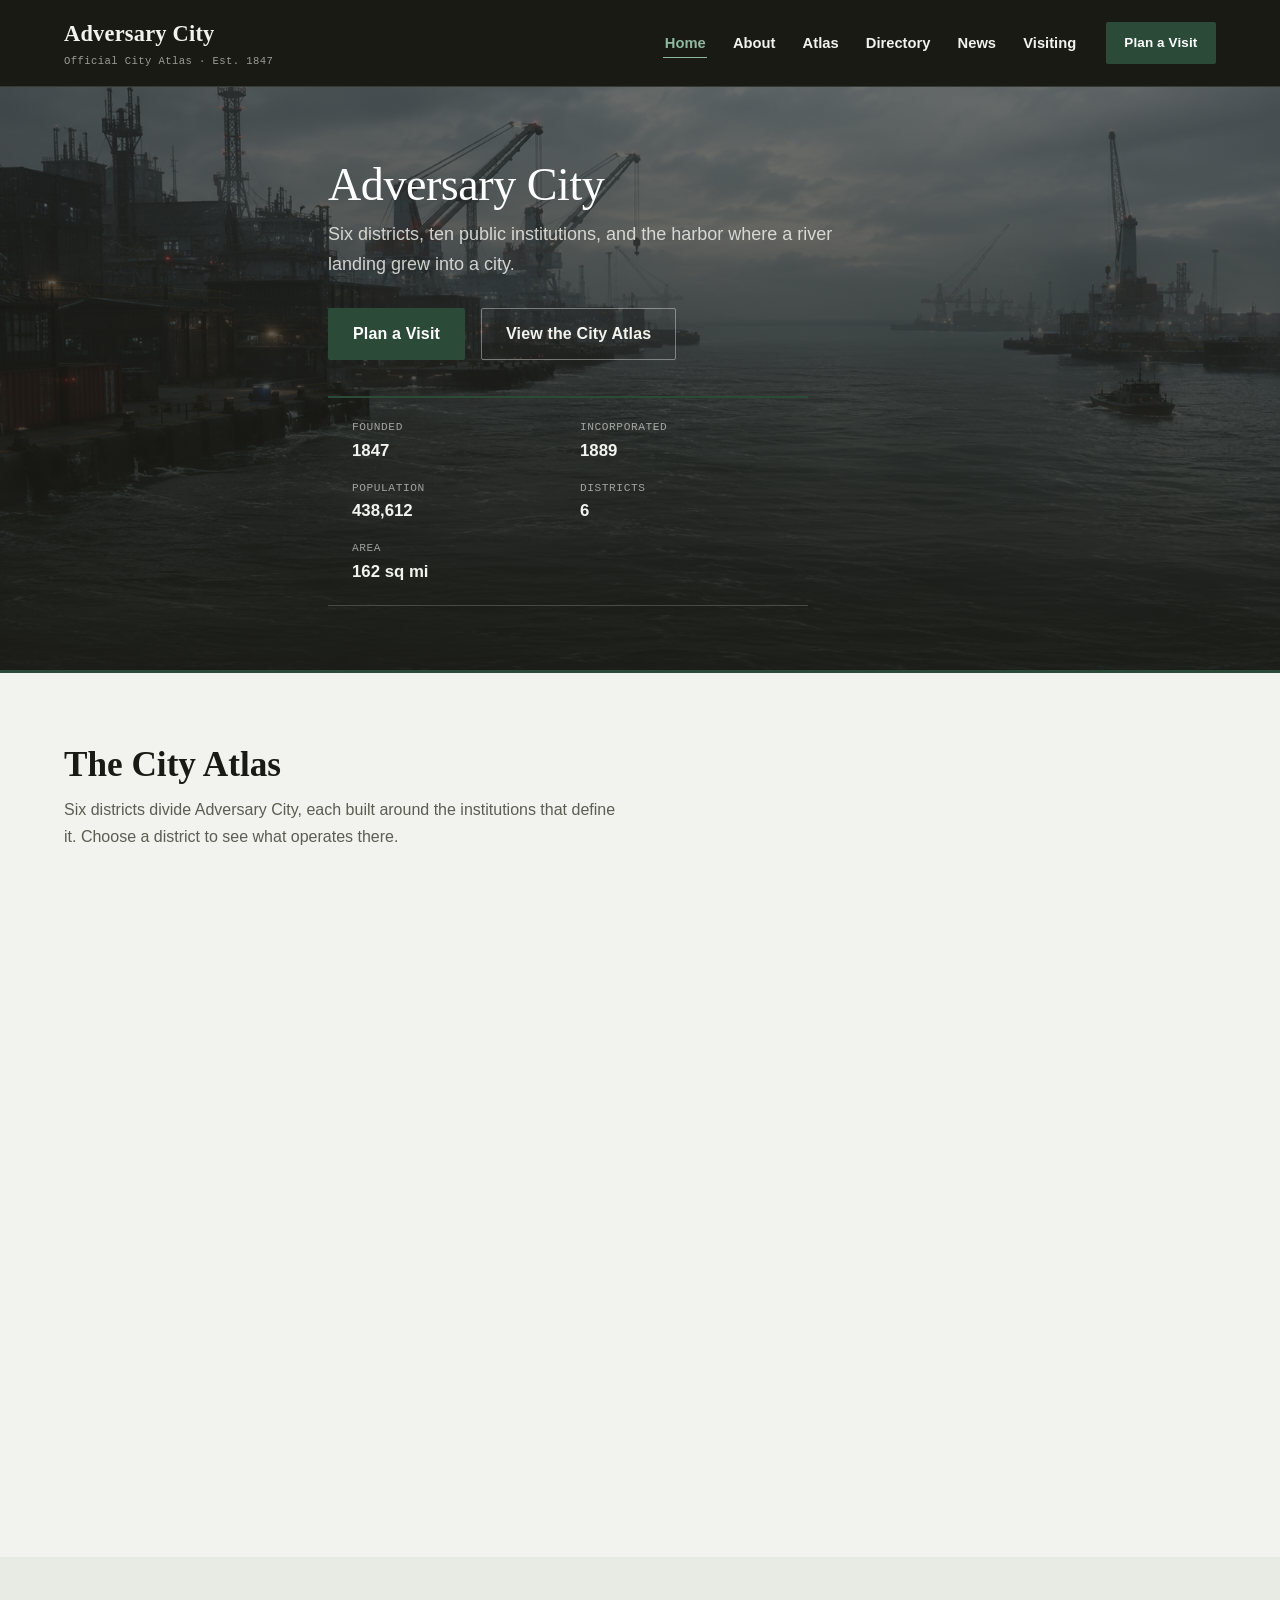
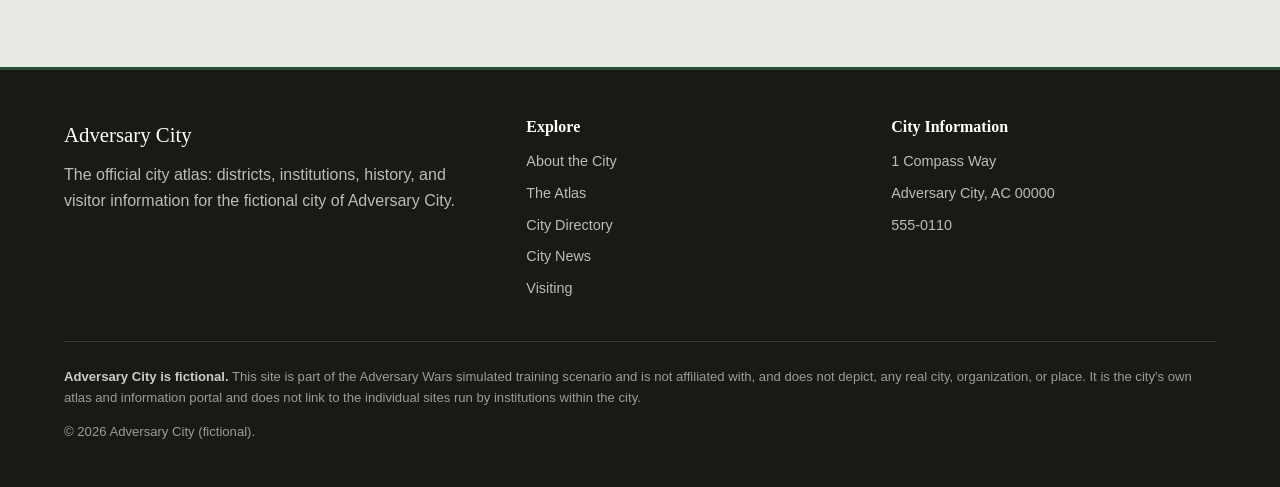
<file: index.html>
<!DOCTYPE html>
<!--
  Adversary Wars simulation project, set in the fictional city of Adversary City.
  Adversary City is a fictional city; this site is its fictional city-wide atlas
  and information portal, not any single fictional building's own site.
  This site was built for a simulated training/CTF scenario and is not intended
  to represent, impersonate, or harm any real city, organization, or place.
  No real resident data, phone numbers, or addresses are used anywhere in this project.
-->
<html lang="en">
<head>
  <meta charset="UTF-8" />
  <meta name="viewport" content="width=device-width, initial-scale=1.0" />
  <title>Adversary City | Official City Atlas</title>
  <meta name="description" content="Adversary City's official city atlas: districts, public institutions, city news, history, and visitor information for the fictional city of Adversary City." />
  <meta name="robots" content="noindex, nofollow" />
  <meta name="disclaimer" content="Adversary City is a fictional city. This site was built for a simulated training/CTF scenario and is not intended
  to represent, impersonate, or harm any real city, organization, or place.
  No real resident data, phone numbers, or addresses are used anywhere in this project." />
  <meta property="og:title" content="Adversary City · Official City Atlas" />
  <meta property="og:description" content="Districts, public institutions, city news, history, and visitor information for the fictional city of Adversary City." />
  <meta property="og:type" content="website" />
  <meta http-equiv="Content-Security-Policy" content="default-src 'self'; img-src 'self' data:; style-src 'self'; script-src 'self'; object-src 'none'; base-uri 'self'; form-action 'self'; frame-ancestors 'none';" />
  <link rel="icon" href="data:image/svg+xml,%3Csvg xmlns='http://www.w3.org/2000/svg' viewBox='0 0 24 24'%3E%3Crect width='24' height='24' rx='3' fill='%232b4a37'/%3E%3Ctext x='12' y='17' text-anchor='middle' font-family='Georgia,serif' font-size='14' font-weight='700' fill='%23f2f3ee'%3EA%3C/text%3E%3C/svg%3E" />
  <link rel="stylesheet" href="css/styles.css" />
</head>
<body>
  <a class="skip-link" href="#main">Skip to content</a>

  <header class="site-header">
    <div class="wrap">
      <a class="brand" href="/" aria-current="page">
        <span class="brand-name">Adversary City</span>
        <span class="brand-sub">Official City Atlas · Est. 1847</span>
      </a>

      <button class="nav-toggle" type="button" aria-expanded="false" aria-controls="primary-nav" id="nav-toggle">
        <span class="nav-toggle-bars"></span>
        <span class="visually-hidden">Menu</span>
      </button>

      <nav class="primary-nav" id="primary-nav" aria-label="Primary">
        <ul class="nav-links">
          <li><a href="/" aria-current="page">Home</a></li>
          <li><a href="about/">About</a></li>
          <li><a href="atlas/">Atlas</a></li>
          <li><a href="directory/">Directory</a></li>
          <li><a href="news/">News</a></li>
          <li><a href="visiting/">Visiting</a></li>
        </ul>
        <a class="btn btn--primary" href="visiting/">Plan a Visit</a>
      </nav>
    </div>
  </header>

  <main id="main">
    <!-- Hero -->
    <section class="hero">
      <img class="hero-photo" src="assets/images/harbor-hero.png" width="1672" height="941" alt="A working harbor at dusk, cranes and shipping berths along the pier with a patrol boat crossing open water." fetchpriority="high" />
      <div class="wrap hero-inner">
        <div>
          <h1>Adversary City</h1>
          <p class="hero-tagline">Six districts, ten public institutions, and the harbor where a river landing grew into a city.</p>
          <div class="hero-actions">
            <a class="btn btn--primary" href="visiting/">Plan a Visit</a>
            <a class="btn btn--ghost-dark" href="#atlas">View the City Atlas</a>
          </div>
          <dl class="gazetteer-facts">
            <div>
              <dt class="fact-label">Founded</dt>
              <dd class="fact-value">1847</dd>
            </div>
            <div>
              <dt class="fact-label">Incorporated</dt>
              <dd class="fact-value">1889</dd>
            </div>
            <div>
              <dt class="fact-label">Population</dt>
              <dd class="fact-value">438,612</dd>
            </div>
            <div>
              <dt class="fact-label">Districts</dt>
              <dd class="fact-value">6</dd>
            </div>
            <div>
              <dt class="fact-label">Area</dt>
              <dd class="fact-value">162 sq mi</dd>
            </div>
          </dl>
        </div>
      </div>
    </section>

    <!-- Signature: The City Atlas -->
    <section class="section" id="atlas">
      <div class="wrap">
        <div class="section-head reveal">
          <div>
            <h2>The City Atlas</h2>
            <p class="section-intro">Six districts divide Adversary City, each built around the institutions that define it. Choose a district to see what operates there.</p>
          </div>
        </div>

        <div class="atlas-layout reveal">
          <div class="atlas-map-frame">
            <svg viewBox="0 0 900 600" role="img" aria-labelledby="atlas-map-title atlas-map-desc">
              <title id="atlas-map-title">Map of Adversary City</title>
              <desc id="atlas-map-desc">An illustrated map showing the city's six districts, its street grid, the Adversary River and harbor, an airport runway, and the location of each of the ten public institutions.</desc>
              <defs>
                <pattern id="street-grid" width="30" height="30" patternUnits="userSpaceOnUse">
                  <path d="M30,0 L0,0 0,30" fill="none" stroke="#6f6a5c" stroke-width="1" opacity="0.5" />
                </pattern>
                <g id="mini-compass">
                  <circle cx="0" cy="0" r="58" fill="none" stroke="currentColor" stroke-width="1.2" opacity="0.6" />
                  <circle cx="0" cy="0" r="44" fill="none" stroke="currentColor" stroke-width="0.6" opacity="0.4" />
                  <line x1="0" y1="-58" x2="0" y2="58" stroke="currentColor" stroke-width="0.6" opacity="0.5" />
                  <line x1="-58" y1="0" x2="58" y2="0" stroke="currentColor" stroke-width="0.6" opacity="0.5" />
                  <polygon points="0,-55 9,0 0,55 -9,0" fill="currentColor" opacity="0.85" />
                  <polygon points="-55,0 0,-9 55,0 0,9" fill="currentColor" opacity="0.5" />
                  <text x="0" y="-64" text-anchor="middle" font-size="12" font-weight="700" fill="currentColor">N</text>
                </g>
                <path id="pin-shape" d="M0,0 C-9,-9 -9,-20 0,-24 C9,-20 9,-9 0,0 Z" fill="currentColor" />
                <circle id="pin-hole" cx="0" cy="-15" r="3.2" fill="#f2f3ee" />
              </defs>

              <rect class="map-water" x="0" y="0" width="900" height="600" />
              <rect class="map-land" x="40" y="40" width="820" height="480" rx="6" />
              <rect class="map-street-pattern" x="40" y="40" width="820" height="480" rx="6" />

              <rect class="map-road" x="40" y="255" width="820" height="50" />
              <rect class="map-road" x="280" y="40" width="50" height="215" />
              <rect class="map-road" x="570" y="40" width="50" height="480" />
              <line class="map-road-line" x1="40" y1="280" x2="280" y2="280" />
              <line class="map-road-line" x1="330" y1="280" x2="570" y2="280" />
              <line class="map-road-line" x1="620" y1="280" x2="860" y2="280" />
              <line class="map-road-line" x1="305" y1="40" x2="305" y2="255" />
              <line class="map-road-line" x1="595" y1="40" x2="595" y2="255" />
              <line class="map-road-line" x1="595" y1="305" x2="595" y2="520" />

              <polygon class="map-river" points="280,305 330,305 330,520 370,580 240,580 280,520" />

              <!-- Founders Row -->
              <rect class="district-region map-active-el" data-district="founders-row" id="map-founders-row" x="40" y="40" width="240" height="215" rx="10" />
              <rect class="map-park" x="55" y="190" width="70" height="40" rx="6" />
              <text class="district-label map-active-el" data-district="founders-row" x="160" y="70" text-anchor="middle">Founders Row</text>
              <use href="#pin-shape" x="100" y="120" class="map-pin map-active-el" data-district="founders-row" />
              <use href="#pin-hole" x="100" y="120" />
              <text class="district-sublabel map-active-el" data-district="founders-row" x="114" y="124">City University</text>
              <text class="map-grid-label" x="270" y="245" text-anchor="end">A-1</text>

              <!-- Civic Center -->
              <rect class="district-region map-active-el" data-district="civic-center" id="map-civic-center" x="330" y="40" width="240" height="215" rx="10" />
              <rect class="map-park" x="490" y="190" width="60" height="35" rx="6" />
              <text class="district-label map-active-el" data-district="civic-center" x="450" y="70" text-anchor="middle">Civic Center</text>
              <use href="#pin-shape" x="400" y="115" class="map-pin map-active-el" data-district="civic-center" />
              <use href="#pin-hole" x="400" y="115" />
              <text class="district-sublabel map-active-el" data-district="civic-center" x="414" y="119">Office of the Mayor</text>
              <use href="#pin-shape" x="400" y="150" class="map-pin map-active-el" data-district="civic-center" />
              <use href="#pin-hole" x="400" y="150" />
              <text class="district-sublabel map-active-el" data-district="civic-center" x="414" y="154">City Police Department</text>
              <text class="map-grid-label" x="560" y="245" text-anchor="end">B-1</text>

              <!-- Skyport District -->
              <rect class="district-region map-active-el" data-district="skyport" id="map-skyport" x="620" y="40" width="240" height="215" rx="10" />
              <rect class="map-runway" x="640" y="175" width="170" height="8" rx="2" />
              <line class="map-runway-line" x1="640" y1="179" x2="810" y2="179" />
              <text class="district-label map-active-el" data-district="skyport" x="740" y="70" text-anchor="middle">Skyport District</text>
              <use href="#pin-shape" x="690" y="140" class="map-pin map-active-el" data-district="skyport" />
              <use href="#pin-hole" x="690" y="140" />
              <text class="district-sublabel map-active-el" data-district="skyport" x="704" y="144">Adversary City Airport</text>
              <text class="map-grid-label" x="850" y="245" text-anchor="end">C-1</text>

              <!-- Harbor District -->
              <rect class="district-region map-active-el" data-district="harbor" id="map-harbor" x="40" y="305" width="240" height="215" rx="10" />
              <rect class="map-pier" x="90" y="500" width="20" height="40" />
              <text class="district-label map-active-el" data-district="harbor" x="160" y="335" text-anchor="middle">Harbor District</text>
              <use href="#pin-shape" x="140" y="400" class="map-pin map-active-el" data-district="harbor" />
              <use href="#pin-hole" x="140" y="400" />
              <text class="district-sublabel map-active-el" data-district="harbor" x="154" y="404">City Hospital</text>
              <text class="map-grid-label" x="270" y="510" text-anchor="end">A-2</text>

              <!-- Riverside -->
              <rect class="district-region map-active-el" data-district="riverside" id="map-riverside" x="330" y="305" width="240" height="215" rx="10" />
              <text class="district-label map-active-el" data-district="riverside" x="450" y="335" text-anchor="middle">Riverside</text>
              <use href="#pin-shape" x="395" y="380" class="map-pin map-active-el" data-district="riverside" />
              <use href="#pin-hole" x="395" y="380" />
              <text class="district-sublabel map-active-el" data-district="riverside" x="409" y="384">City Firestation</text>
              <use href="#pin-shape" x="395" y="415" class="map-pin map-active-el" data-district="riverside" />
              <use href="#pin-hole" x="395" y="415" />
              <text class="district-sublabel map-active-el" data-district="riverside" x="409" y="419">City Bus Station</text>
              <use href="#pin-shape" x="395" y="450" class="map-pin map-active-el" data-district="riverside" />
              <use href="#pin-hole" x="395" y="450" />
              <text class="district-sublabel map-active-el" data-district="riverside" x="409" y="454">City Power Station</text>
              <text class="map-grid-label" x="560" y="510" text-anchor="end">B-2</text>

              <!-- Ledger District -->
              <rect class="district-region map-active-el" data-district="ledger" id="map-ledger" x="620" y="305" width="240" height="215" rx="10" />
              <text class="district-label map-active-el" data-district="ledger" x="740" y="335" text-anchor="middle">Ledger District</text>
              <use href="#pin-shape" x="690" y="390" class="map-pin map-active-el" data-district="ledger" />
              <use href="#pin-hole" x="690" y="390" />
              <text class="district-sublabel map-active-el" data-district="ledger" x="704" y="394">City Bank</text>
              <use href="#pin-shape" x="690" y="425" class="map-pin map-active-el" data-district="ledger" />
              <use href="#pin-hole" x="690" y="425" />
              <text class="district-sublabel map-active-el" data-district="ledger" x="704" y="429">City Shopping Center</text>
              <text class="map-grid-label" x="850" y="510" text-anchor="end">C-2</text>

              <text class="map-grid-label" x="160" y="25" text-anchor="middle">A</text>
              <text class="map-grid-label" x="450" y="25" text-anchor="middle">B</text>
              <text class="map-grid-label" x="740" y="25" text-anchor="middle">C</text>
              <text class="map-grid-label" x="20" y="152" text-anchor="middle">1</text>
              <text class="map-grid-label" x="20" y="417" text-anchor="middle">2</text>

              <text class="map-water-label" x="470" y="568" text-anchor="middle">Adversary Harbor</text>
              <use href="#mini-compass" transform="translate(800,568) scale(0.42)" class="map-compass" />

              <rect class="map-frame-border" x="10" y="10" width="880" height="580" rx="4" />
            </svg>
          </div>

          <div>
            <ul class="district-picker">
              <li><button type="button" class="district-btn" data-district="founders-row" aria-pressed="false">Founders Row</button></li>
              <li><button type="button" class="district-btn" data-district="civic-center" aria-pressed="true">Civic Center</button></li>
              <li><button type="button" class="district-btn" data-district="skyport" aria-pressed="false">Skyport</button></li>
              <li><button type="button" class="district-btn" data-district="harbor" aria-pressed="false">Harbor</button></li>
              <li><button type="button" class="district-btn" data-district="riverside" aria-pressed="false">Riverside</button></li>
              <li><button type="button" class="district-btn" data-district="ledger" aria-pressed="false">Ledger</button></li>
            </ul>

            <div class="district-panel" data-district-panel="founders-row" id="panel-founders-row" hidden>
              <span class="grid-ref">Grid A-1</span>
              <h3>Founders Row</h3>
              <p>A campus district anchored by City University's 1891 quadrangle, with student housing and small businesses lining Founders Walk.</p>
              <ul class="district-panel-list">
                <li>City University<span>Founded 1891 on Founders Walk, the city's principal institution of higher education.</span></li>
              </ul>
            </div>

            <div class="district-panel" data-district-panel="civic-center" id="panel-civic-center">
              <span class="grid-ref">Grid B-1</span>
              <h3>Civic Center</h3>
              <p>Government offices cluster around Charter Plaza and Civic Plaza, four blocks from the Adversary River waterfront.</p>
              <ul class="district-panel-list">
                <li>Office of the Mayor<span>Seat of the mayor-council government at 100 Charter Plaza.</span></li>
                <li>City Police Department<span>Department headquarters at 100 Civic Plaza, in service since 1927.</span></li>
              </ul>
            </div>

            <div class="district-panel" data-district-panel="skyport" id="panel-skyport" hidden>
              <span class="grid-ref">Grid C-1</span>
              <h3>Skyport District</h3>
              <p>Built up around the runways of Adversary City Airport along Aerodrome Way, on the northeast edge of the city.</p>
              <ul class="district-panel-list">
                <li>Adversary City Airport (ADV)<span>Regional airport on Aerodrome Way, operating since 1962 with two terminals.</span></li>
              </ul>
            </div>

            <div class="district-panel" data-district-panel="harbor" id="panel-harbor" hidden>
              <span class="grid-ref">Grid A-2</span>
              <h3>Harbor District</h3>
              <p>The city's oldest neighborhood, built where the Adversary River meets the harbor. Meridian Parkway runs its full length.</p>
              <ul class="district-panel-list">
                <li>City Hospital<span>Acute and emergency care campus at 4400 Meridian Parkway, open since 1958.</span></li>
              </ul>
            </div>

            <div class="district-panel" data-district-panel="riverside" id="panel-riverside" hidden>
              <span class="grid-ref">Grid B-2</span>
              <h3>Riverside</h3>
              <p>An industrial and service belt along the Adversary River south of downtown, home to the utilities and transit infrastructure that keep the rest of the city running.</p>
              <ul class="district-panel-list">
                <li>City Firestation, Station 4<span>Engine and ladder company on Ladderline Road, in service since 1971.</span></li>
                <li>City Bus Station<span>Central terminal at Transit Plaza, hub for the Transit Authority's four routes.</span></li>
                <li>City Power Station<span>Municipal electric utility at Riverside Station, serving the city since 1938.</span></li>
              </ul>
            </div>

            <div class="district-panel" data-district-panel="ledger" id="panel-ledger" hidden>
              <span class="grid-ref">Grid C-2</span>
              <h3>Ledger District</h3>
              <p>The city's financial and retail corridor, running from Ledger Street to Commons Boulevard.</p>
              <ul class="district-panel-list">
                <li>City Bank<span>Headquartered at 1200 Ledger Street, chartered in 1948.</span></li>
                <li>City Shopping Center<span>Regional retail center at 2200 Commons Boulevard with dining and a City Bank branch.</span></li>
              </ul>
            </div>
          </div>
        </div>

        <p class="reveal more-link"><a class="section-link" href="atlas/">View the full Atlas</a></p>
      </div>
    </section>

    <!-- What's in the City -->
    <section class="section section--tint" id="directory">
      <div class="wrap">
        <div class="section-head reveal">
          <div>
            <h2>What's in the City</h2>
            <p class="section-intro">Ten public and civic institutions serve Adversary City, spread across its six districts.</p>
          </div>
        </div>

        <ul class="index-list reveal">
          <li class="index-entry">
            <div class="index-entry-row">
              <span class="index-entry-name">Adversary City Airport</span>
              <span class="index-entry-leader"></span>
              <span class="index-entry-ref">C-1</span>
            </div>
            <span class="index-entry-cat">Aviation · Skyport District</span>
          </li>
          <li class="index-entry">
            <div class="index-entry-row">
              <span class="index-entry-name">City Bank</span>
              <span class="index-entry-leader"></span>
              <span class="index-entry-ref">C-2</span>
            </div>
            <span class="index-entry-cat">Finance · Ledger District</span>
          </li>
          <li class="index-entry">
            <div class="index-entry-row">
              <span class="index-entry-name">City Bus Station</span>
              <span class="index-entry-leader"></span>
              <span class="index-entry-ref">B-2</span>
            </div>
            <span class="index-entry-cat">Transit · Riverside</span>
          </li>
          <li class="index-entry">
            <div class="index-entry-row">
              <span class="index-entry-name">City Firestation, Station 4</span>
              <span class="index-entry-leader"></span>
              <span class="index-entry-ref">B-2</span>
            </div>
            <span class="index-entry-cat">Fire &amp; Rescue · Riverside</span>
          </li>
          <li class="index-entry">
            <div class="index-entry-row">
              <span class="index-entry-name">City Hospital</span>
              <span class="index-entry-leader"></span>
              <span class="index-entry-ref">A-2</span>
            </div>
            <span class="index-entry-cat">Health · Harbor District</span>
          </li>
          <li class="index-entry">
            <div class="index-entry-row">
              <span class="index-entry-name">City Police Department</span>
              <span class="index-entry-leader"></span>
              <span class="index-entry-ref">B-1</span>
            </div>
            <span class="index-entry-cat">Public Safety · Civic Center</span>
          </li>
          <li class="index-entry">
            <div class="index-entry-row">
              <span class="index-entry-name">City Power Station</span>
              <span class="index-entry-leader"></span>
              <span class="index-entry-ref">B-2</span>
            </div>
            <span class="index-entry-cat">Utilities · Riverside</span>
          </li>
          <li class="index-entry">
            <div class="index-entry-row">
              <span class="index-entry-name">City Shopping Center</span>
              <span class="index-entry-leader"></span>
              <span class="index-entry-ref">C-2</span>
            </div>
            <span class="index-entry-cat">Retail · Ledger District</span>
          </li>
          <li class="index-entry">
            <div class="index-entry-row">
              <span class="index-entry-name">City University</span>
              <span class="index-entry-leader"></span>
              <span class="index-entry-ref">A-1</span>
            </div>
            <span class="index-entry-cat">Education · Founders Row</span>
          </li>
          <li class="index-entry">
            <div class="index-entry-row">
              <span class="index-entry-name">Office of the Mayor</span>
              <span class="index-entry-leader"></span>
              <span class="index-entry-ref">B-1</span>
            </div>
            <span class="index-entry-cat">Government · Civic Center</span>
          </li>
        </ul>

        <p class="reveal more-link"><a class="section-link" href="directory/">View the full City Directory</a></p>
      </div>
    </section>

    <!-- City News -->
    <section class="section" id="news">
      <div class="wrap">
        <div class="section-head reveal">
          <div>
            <h2>City News</h2>
            <p class="section-intro">A running digest of announcements from institutions across Adversary City.</p>
          </div>
        </div>

        <ol class="dispatch-list reveal">
          <li class="dispatch-item">
            <div class="dispatch-meta">
              <span class="dispatch-date">Jul 27, 2026</span>
              <span class="dispatch-tag">Transit</span>
              <span class="dispatch-org">City Bus Station</span>
            </div>
            <h3>Route 3 running behind schedule during Fairview Avenue paving</h3>
            <p>Buses are running 10 to 15 minutes behind while crews repave Fairview Avenue.</p>
          </li>
          <li class="dispatch-item">
            <div class="dispatch-meta">
              <span class="dispatch-date">Jul 26, 2026</span>
              <span class="dispatch-tag">Utilities</span>
              <span class="dispatch-org">City Power Station</span>
            </div>
            <h3>Cedar Substation maintenance scheduled for August 3</h3>
            <p>Crews take the substation offline from 1 to 5 a.m., affecting about 600 customers.</p>
          </li>
          <li class="dispatch-item">
            <div class="dispatch-meta">
              <span class="dispatch-date">Jul 25, 2026</span>
              <span class="dispatch-tag">Retail</span>
              <span class="dispatch-org">City Shopping Center</span>
            </div>
            <h3>East entrance closed for door repair</h3>
            <p>The entrance closes for repair work and reopens August 2.</p>
          </li>
          <li class="dispatch-item">
            <div class="dispatch-meta">
              <span class="dispatch-date">Jul 24, 2026</span>
              <span class="dispatch-tag">Aviation</span>
              <span class="dispatch-org">Adversary City Airport</span>
            </div>
            <h3>Summer storms delaying scattered departures</h3>
            <p>Storms are pushing back departures across both terminals; travelers should check flight status before heading to the airport.</p>
          </li>
          <li class="dispatch-item">
            <div class="dispatch-meta">
              <span class="dispatch-date">Jul 22, 2026</span>
              <span class="dispatch-tag">Health</span>
              <span class="dispatch-org">City Hospital</span>
            </div>
            <h3>Walk-in flu clinic opens in the East Wing lobby</h3>
            <p>The clinic runs through October and requires no appointment.</p>
          </li>
        </ol>

        <p class="reveal more-link"><a class="section-link" href="news/">View the full News Archive</a></p>
      </div>
    </section>

    <!-- About the City teaser -->
    <section class="section section--tint" id="about">
      <div class="wrap">
        <div class="section-head reveal">
          <div>
            <h2>About the City</h2>
            <p class="section-intro">Adversary City grew from a river-landing trading post into a city of six districts.</p>
          </div>
        </div>

        <div class="two-col reveal">
          <div class="panel">
            <h3>History</h3>
            <p>Settlers established a trading post in 1847 where the Adversary River meets the harbor. The city incorporated in 1889, and City University opened two years later. The century that followed added a police department, a municipal utility, a bank, a hospital, an airport, and a fire station, each still operating in the district where it was built.</p>
          </div>
          <div class="panel">
            <h3>Government</h3>
            <p>Adversary City operates under a mayor-council government. Voters elect the mayor citywide and seven council members, one from each district plus one at-large seat, all serving four-year terms. The Council meets at City Hall on Charter Plaza the second Tuesday of each month, open to the public.</p>
          </div>
        </div>

        <p class="reveal more-link"><a class="section-link" href="about/">Read the full City History</a></p>
      </div>
    </section>

    <!-- Visiting teaser -->
    <section class="section" id="visiting">
      <div class="wrap">
        <div class="section-head reveal">
          <div>
            <h2>Visiting Adversary City</h2>
            <p class="section-intro">Practical notes for getting around and planning a day in the city.</p>
          </div>
        </div>

        <div class="org-grid reveal">
          <div class="org-card">
            <div class="org-card-top">
              <h3>Getting Here</h3>
            </div>
            <p>Adversary City Airport serves the Skyport District, and the central bus terminal in Riverside connects to routes across the region.</p>
          </div>
          <div class="org-card">
            <div class="org-card-top">
              <h3>Getting Around</h3>
            </div>
            <p>Four citywide routes run from the Riverside terminal to every district. Most sights sit within a short walk of a stop.</p>
          </div>
          <div class="org-card">
            <div class="org-card-top">
              <h3>When to Go</h3>
            </div>
            <p>Spring and fall bring the mildest weather. Summer runs warm and occasionally stormy, as reflected in current flight delays.</p>
          </div>
        </div>

        <p class="reveal more-link"><a class="section-link" href="visiting/">Plan Your Visit</a></p>
      </div>
    </section>

    <!-- Contact -->
    <section class="section section--tint" id="contact">
      <div class="wrap">
        <div class="section-head reveal">
          <div>
            <h2>City Information</h2>
            <p class="section-intro">General questions about Adversary City, its districts, or this atlas.</p>
          </div>
        </div>

        <div class="two-col reveal">
          <div class="panel">
            <h3>Visitor &amp; Information Center</h3>
            <ul class="contact-list">
              <li><span class="label">Address</span><span class="value">1 Compass Way, Adversary City, AC 00000</span></li>
              <li><span class="label">General information</span><span class="value">555-0110</span></li>
              <li><span class="label">Hours</span><span class="value">Mon-Fri, 8 a.m.-6 p.m.</span></li>
            </ul>
          </div>
          <div class="panel">
            <h3>Find Your Way</h3>
            <p>Start with <a href="atlas/">the Atlas</a> for districts and locations, the <a href="directory/">Directory</a> for a full list of institutions, or <a href="news/">City News</a> for the latest announcements.</p>
          </div>
        </div>
      </div>
    </section>
  </main>

  <footer class="site-footer">
    <div class="wrap">
      <div class="footer-grid">
        <div>
          <div class="footer-brand-name">Adversary City</div>
          <p>The official city atlas: districts, institutions, history, and visitor information for the fictional city of Adversary City.</p>
        </div>
        <div>
          <h3>Explore</h3>
          <ul>
            <li><a href="about/">About the City</a></li>
            <li><a href="atlas/">The Atlas</a></li>
            <li><a href="directory/">City Directory</a></li>
            <li><a href="news/">City News</a></li>
            <li><a href="visiting/">Visiting</a></li>
          </ul>
        </div>
        <div>
          <h3>City Information</h3>
          <ul>
            <li>1 Compass Way</li>
            <li>Adversary City, AC 00000</li>
            <li>555-0110</li>
          </ul>
        </div>
      </div>

      <div class="disclaimer">
        <p><strong>Adversary City is fictional.</strong> This site is part of the Adversary Wars simulated training scenario and is not affiliated with, and does not depict, any real city, organization, or place. It is the city's own atlas and information portal and does not link to the individual sites run by institutions within the city.</p>
        <p>&copy; <span id="year"></span> Adversary City (fictional).</p>
      </div>
    </div>
  </footer>

  <script src="js/main.js" defer></script>
</body>
</html>
</file>
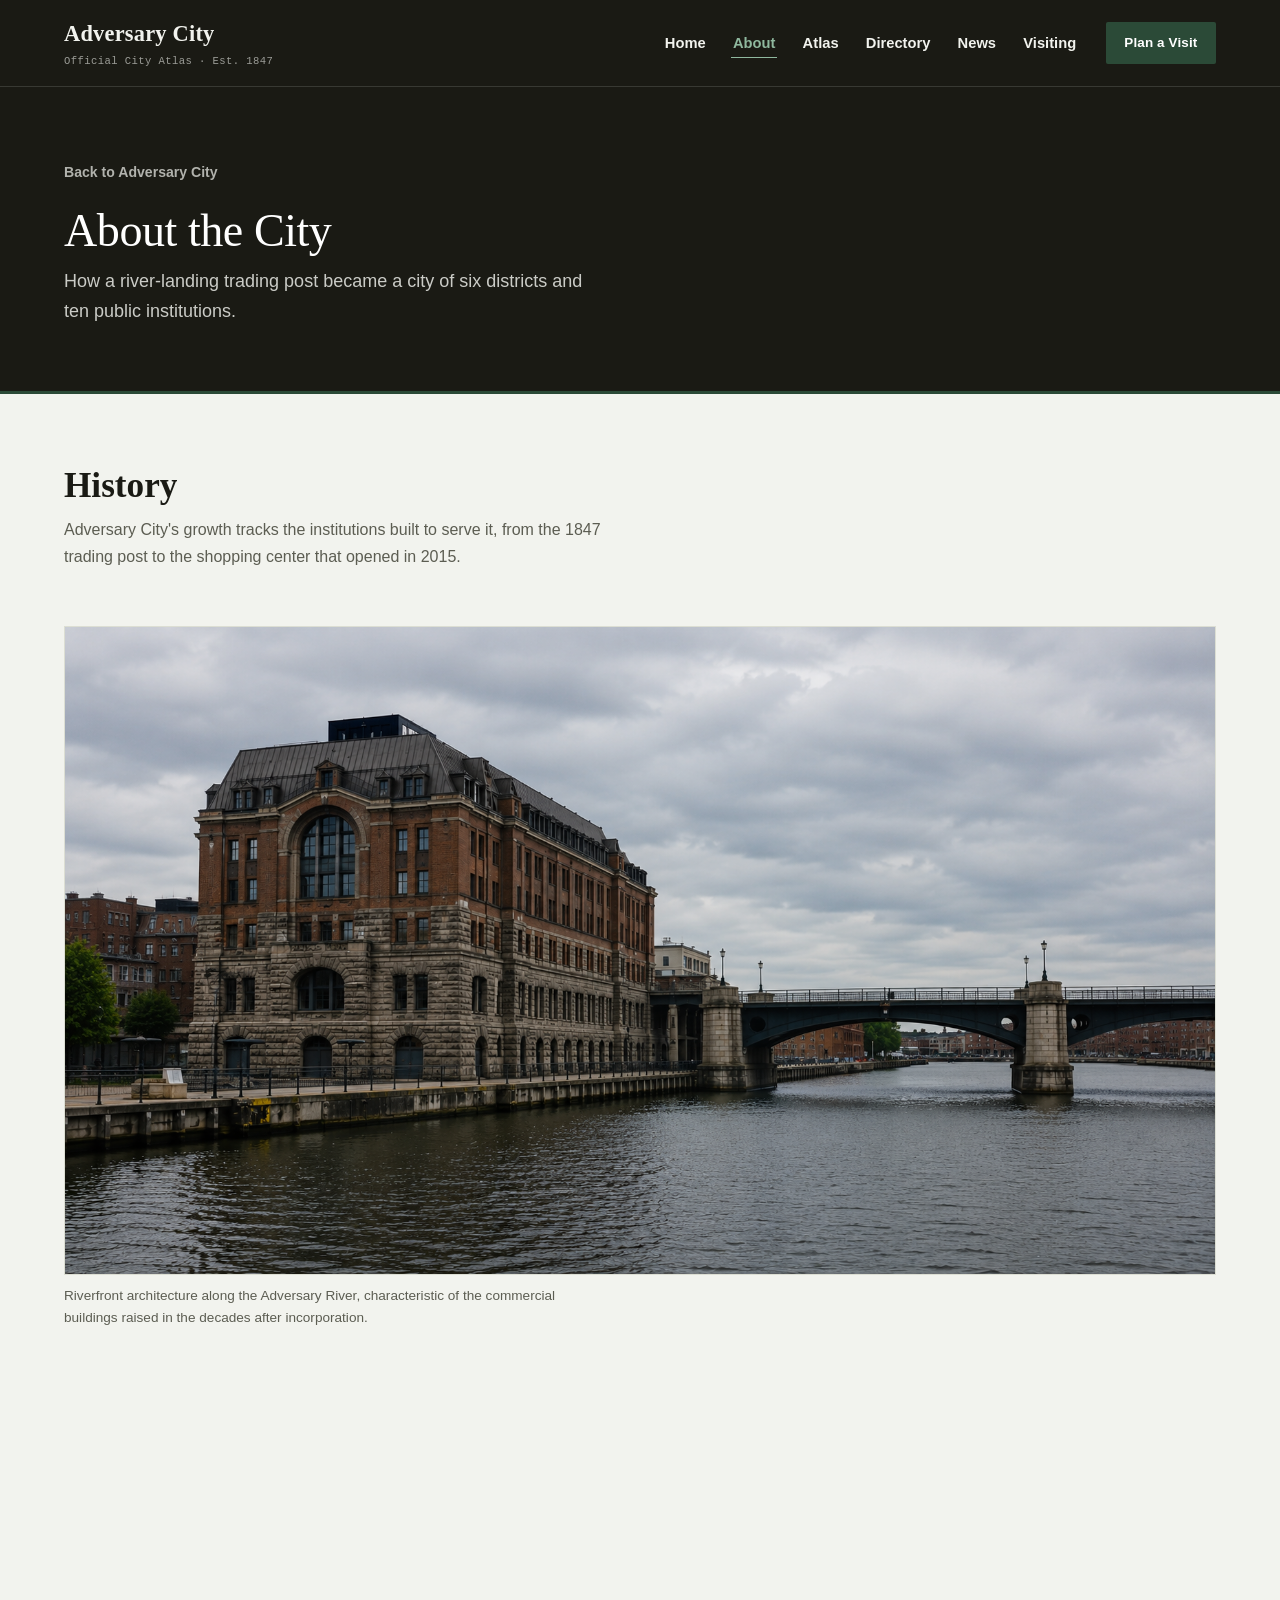
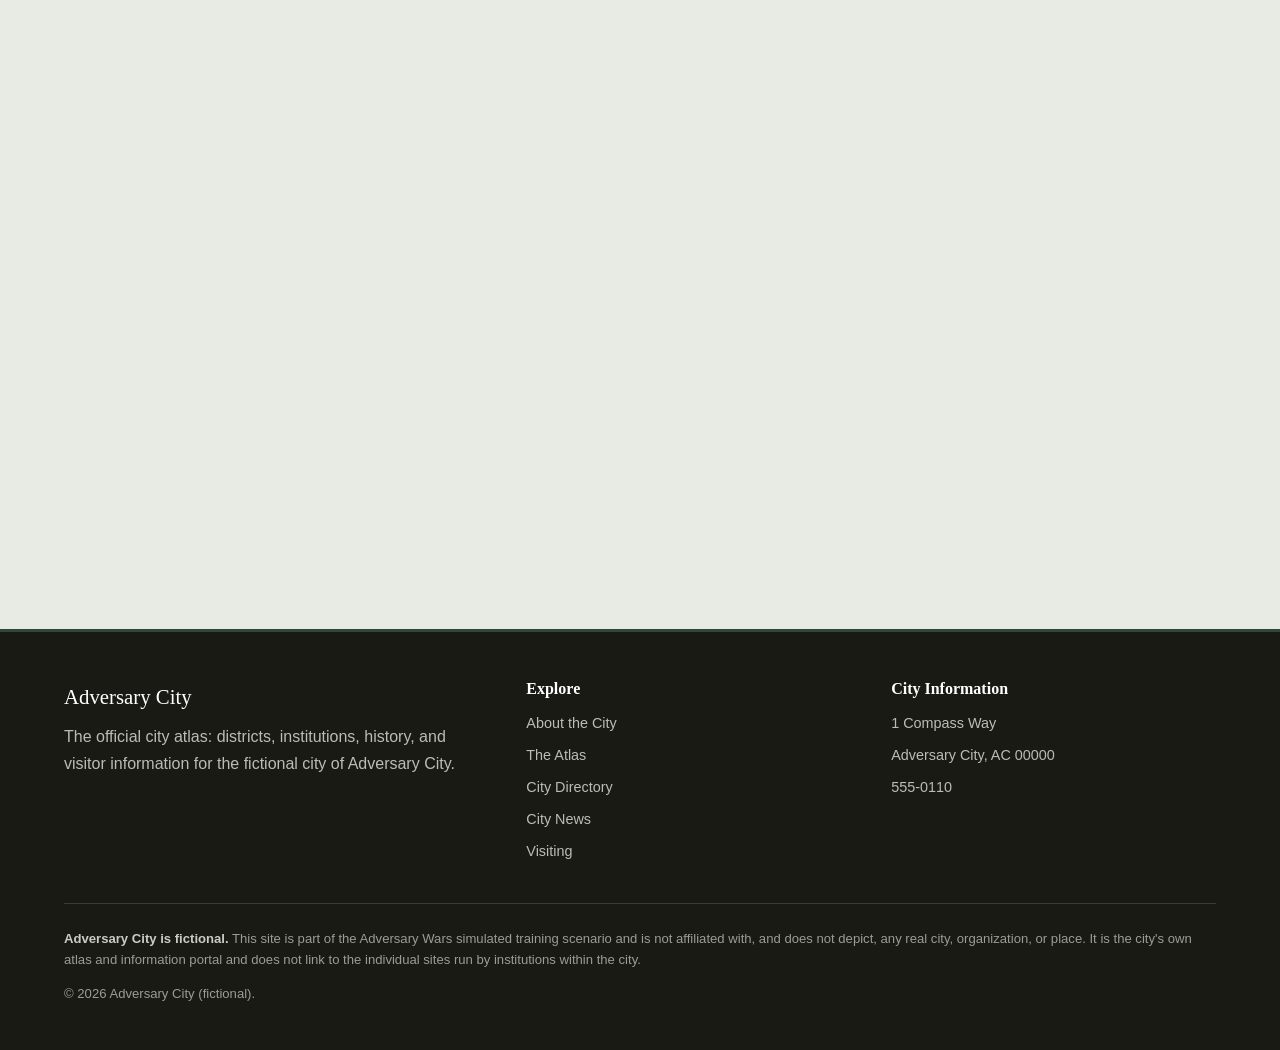
<file: about/index.html>
<!DOCTYPE html>
<!--
  Adversary Wars simulation project, set in the fictional city of Adversary City.
  Adversary City is a fictional city; this site is its fictional city-wide atlas
  and information portal, not any single fictional building's own site.
  This site was built for a simulated training/CTF scenario and is not intended
  to represent, impersonate, or harm any real city, organization, or place.
  No real resident data, phone numbers, or addresses are used anywhere in this project.
-->
<html lang="en">
<head>
  <meta charset="UTF-8" />
  <meta name="viewport" content="width=device-width, initial-scale=1.0" />
  <title>About the City · Adversary City</title>
  <meta name="description" content="The history, geography, and government of Adversary City, from its 1847 founding as a river-landing trading post to today's six districts." />
  <meta name="robots" content="noindex, nofollow" />
  <meta name="disclaimer" content="Adversary City is a fictional city. This site was built for a simulated training/CTF scenario and is not intended
  to represent, impersonate, or harm any real city, organization, or place." />
  <meta http-equiv="Content-Security-Policy" content="default-src 'self'; img-src 'self' data:; style-src 'self'; script-src 'self'; object-src 'none'; base-uri 'self'; form-action 'self'; frame-ancestors 'none';" />
  <link rel="icon" href="data:image/svg+xml,%3Csvg xmlns='http://www.w3.org/2000/svg' viewBox='0 0 24 24'%3E%3Crect width='24' height='24' rx='3' fill='%232b4a37'/%3E%3Ctext x='12' y='17' text-anchor='middle' font-family='Georgia,serif' font-size='14' font-weight='700' fill='%23f2f3ee'%3EA%3C/text%3E%3C/svg%3E" />
  <link rel="stylesheet" href="../css/styles.css" />
</head>
<body>
  <a class="skip-link" href="#main">Skip to content</a>

  <header class="site-header">
    <div class="wrap">
      <a class="brand" href="../">
        <span class="brand-name">Adversary City</span>
        <span class="brand-sub">Official City Atlas · Est. 1847</span>
      </a>

      <button class="nav-toggle" type="button" aria-expanded="false" aria-controls="primary-nav" id="nav-toggle">
        <span class="nav-toggle-bars"></span>
        <span class="visually-hidden">Menu</span>
      </button>

      <nav class="primary-nav" id="primary-nav" aria-label="Primary">
        <ul class="nav-links">
          <li><a href="../">Home</a></li>
          <li><a href="../about/" aria-current="page">About</a></li>
          <li><a href="../atlas/">Atlas</a></li>
          <li><a href="../directory/">Directory</a></li>
          <li><a href="../news/">News</a></li>
          <li><a href="../visiting/">Visiting</a></li>
        </ul>
        <a class="btn btn--primary" href="../visiting/">Plan a Visit</a>
      </nav>
    </div>
  </header>

  <main id="main">
    <section class="page-intro">
      <div class="wrap">
        <a class="back-link" href="../">Back to Adversary City</a>
        <h1>About the City</h1>
        <p class="lede">How a river-landing trading post became a city of six districts and ten public institutions.</p>
      </div>
    </section>

    <section class="section">
      <div class="wrap">
        <div class="section-head reveal">
          <div>
            <h2>History</h2>
            <p class="section-intro">Adversary City's growth tracks the institutions built to serve it, from the 1847 trading post to the shopping center that opened in 2015.</p>
          </div>
        </div>

        <figure class="history-photo reveal">
          <img src="../assets/images/riverfront-building.png" width="1672" height="941" loading="lazy" alt="A brick riverfront commercial building with a stone base, beside a bridge crossing the Adversary River." />
          <figcaption>Riverfront architecture along the Adversary River, characteristic of the commercial buildings raised in the decades after incorporation.</figcaption>
        </figure>

        <div class="chronology-wrap reveal">
          <table class="chronology">
            <caption class="visually-hidden">Chronology of Adversary City's founding and institutions</caption>
            <tbody>
              <tr><th scope="row">1847</th><td>Settlers establish a trading post where the Adversary River meets the harbor.</td></tr>
              <tr><th scope="row">1889</th><td>Adversary City incorporates as a city.</td></tr>
              <tr><th scope="row">1891</th><td>City University opens on Founders Walk.</td></tr>
              <tr><th scope="row">1927</th><td>The city formalizes its police department, replacing a system of appointed town constables.</td></tr>
              <tr><th scope="row">1938</th><td>Voters approve a municipal electric utility, forming City Power Station.</td></tr>
              <tr><th scope="row">1948</th><td>City Bank receives its charter.</td></tr>
              <tr><th scope="row">1958</th><td>City Hospital opens on Meridian Parkway.</td></tr>
              <tr><th scope="row">1962</th><td>Adversary City Airport begins scheduled service.</td></tr>
              <tr><th scope="row">1971</th><td>Firestation Station 4 opens on Ladderline Road.</td></tr>
              <tr><th scope="row">1998</th><td>The Transit Authority replaces its original depot with the Transit Plaza terminal.</td></tr>
              <tr><th scope="row">2015</th><td>City Shopping Center opens on Commons Boulevard.</td></tr>
            </tbody>
          </table>
        </div>
      </div>
    </section>

    <section class="section section--tint">
      <div class="wrap">
        <div class="section-head reveal">
          <div>
            <h2>Geography</h2>
            <p class="section-intro">Adversary City covers 162 square miles on the north shore of the harbor, where the Adversary River reaches open water.</p>
          </div>
        </div>

        <p class="reveal body-copy">The Harbor and Riverside districts sit along the river. Founders Row and Skyport sit on higher ground to the north, away from the floodplain. Civic Center and Ledger District fill the space between them, closest to the original 1847 landing.</p>

        <dl class="fact-strip reveal">
          <div>
            <dt class="fact-label">Population</dt>
            <dd class="fact-value">438,612</dd>
          </div>
          <div>
            <dt class="fact-label">Area</dt>
            <dd class="fact-value">162 sq mi</dd>
          </div>
          <div>
            <dt class="fact-label">Districts</dt>
            <dd class="fact-value">6</dd>
          </div>
          <div>
            <dt class="fact-label">Founded</dt>
            <dd class="fact-value">1847</dd>
          </div>
          <div>
            <dt class="fact-label">Incorporated</dt>
            <dd class="fact-value">1889</dd>
          </div>
        </dl>
      </div>
    </section>

    <section class="section">
      <div class="wrap">
        <div class="section-head reveal">
          <div>
            <h2>Government</h2>
            <p class="section-intro">A mayor-council government runs Adversary City, with representation for every district.</p>
          </div>
        </div>

        <div class="two-col reveal">
          <div class="panel">
            <h3>Structure</h3>
            <p>Voters elect the mayor citywide and seven council members, one from each of the six districts plus one at-large seat, all serving four-year terms. The mayor's office operates out of City Hall on Charter Plaza in Civic Center.</p>
          </div>
          <div class="panel">
            <h3>Meetings and recent business</h3>
            <p>The Council meets at City Hall the second Tuesday of each month, and meetings are open to the public. Recent business includes a Ward Infrastructure Task Force reviewing road and utility spending by district, and an order requiring city agencies to post response-time data every quarter.</p>
          </div>
        </div>
      </div>
    </section>

    <section class="section section--tint">
      <div class="wrap">
        <div class="section-head reveal">
          <div>
            <h2>Six Districts</h2>
            <p class="section-intro">Each district grew around the institutions built there. See the interactive map on the Atlas page for the full picture.</p>
          </div>
        </div>

        <div class="org-grid reveal">
          <div class="org-card">
            <div class="org-card-top"><h3>Founders Row</h3><span class="tag">A-1</span></div>
            <p>A campus district anchored by City University's 1891 quadrangle.</p>
          </div>
          <div class="org-card">
            <div class="org-card-top"><h3>Civic Center</h3><span class="tag">B-1</span></div>
            <p>Government offices around Charter Plaza and Civic Plaza.</p>
          </div>
          <div class="org-card">
            <div class="org-card-top"><h3>Skyport District</h3><span class="tag">C-1</span></div>
            <p>Built up around Adversary City Airport on the northeast edge of the city.</p>
          </div>
          <div class="org-card">
            <div class="org-card-top"><h3>Harbor District</h3><span class="tag">A-2</span></div>
            <p>The city's oldest neighborhood, built where the river meets the harbor.</p>
          </div>
          <div class="org-card">
            <div class="org-card-top"><h3>Riverside</h3><span class="tag">B-2</span></div>
            <p>An industrial and service belt along the river, south of downtown.</p>
          </div>
          <div class="org-card">
            <div class="org-card-top"><h3>Ledger District</h3><span class="tag">C-2</span></div>
            <p>The city's financial and retail corridor.</p>
          </div>
        </div>

        <p class="reveal more-link"><a class="section-link" href="../atlas/">Explore the interactive Atlas</a></p>
      </div>
    </section>
  </main>

  <footer class="site-footer">
    <div class="wrap">
      <div class="footer-grid">
        <div>
          <div class="footer-brand-name">Adversary City</div>
          <p>The official city atlas: districts, institutions, history, and visitor information for the fictional city of Adversary City.</p>
        </div>
        <div>
          <h3>Explore</h3>
          <ul>
            <li><a href="../about/">About the City</a></li>
            <li><a href="../atlas/">The Atlas</a></li>
            <li><a href="../directory/">City Directory</a></li>
            <li><a href="../news/">City News</a></li>
            <li><a href="../visiting/">Visiting</a></li>
          </ul>
        </div>
        <div>
          <h3>City Information</h3>
          <ul>
            <li>1 Compass Way</li>
            <li>Adversary City, AC 00000</li>
            <li>555-0110</li>
          </ul>
        </div>
      </div>

      <div class="disclaimer">
        <p><strong>Adversary City is fictional.</strong> This site is part of the Adversary Wars simulated training scenario and is not affiliated with, and does not depict, any real city, organization, or place. It is the city's own atlas and information portal and does not link to the individual sites run by institutions within the city.</p>
        <p>&copy; <span id="year"></span> Adversary City (fictional).</p>
      </div>
    </div>
  </footer>

  <script src="../js/main.js" defer></script>
</body>
</html>
</file>
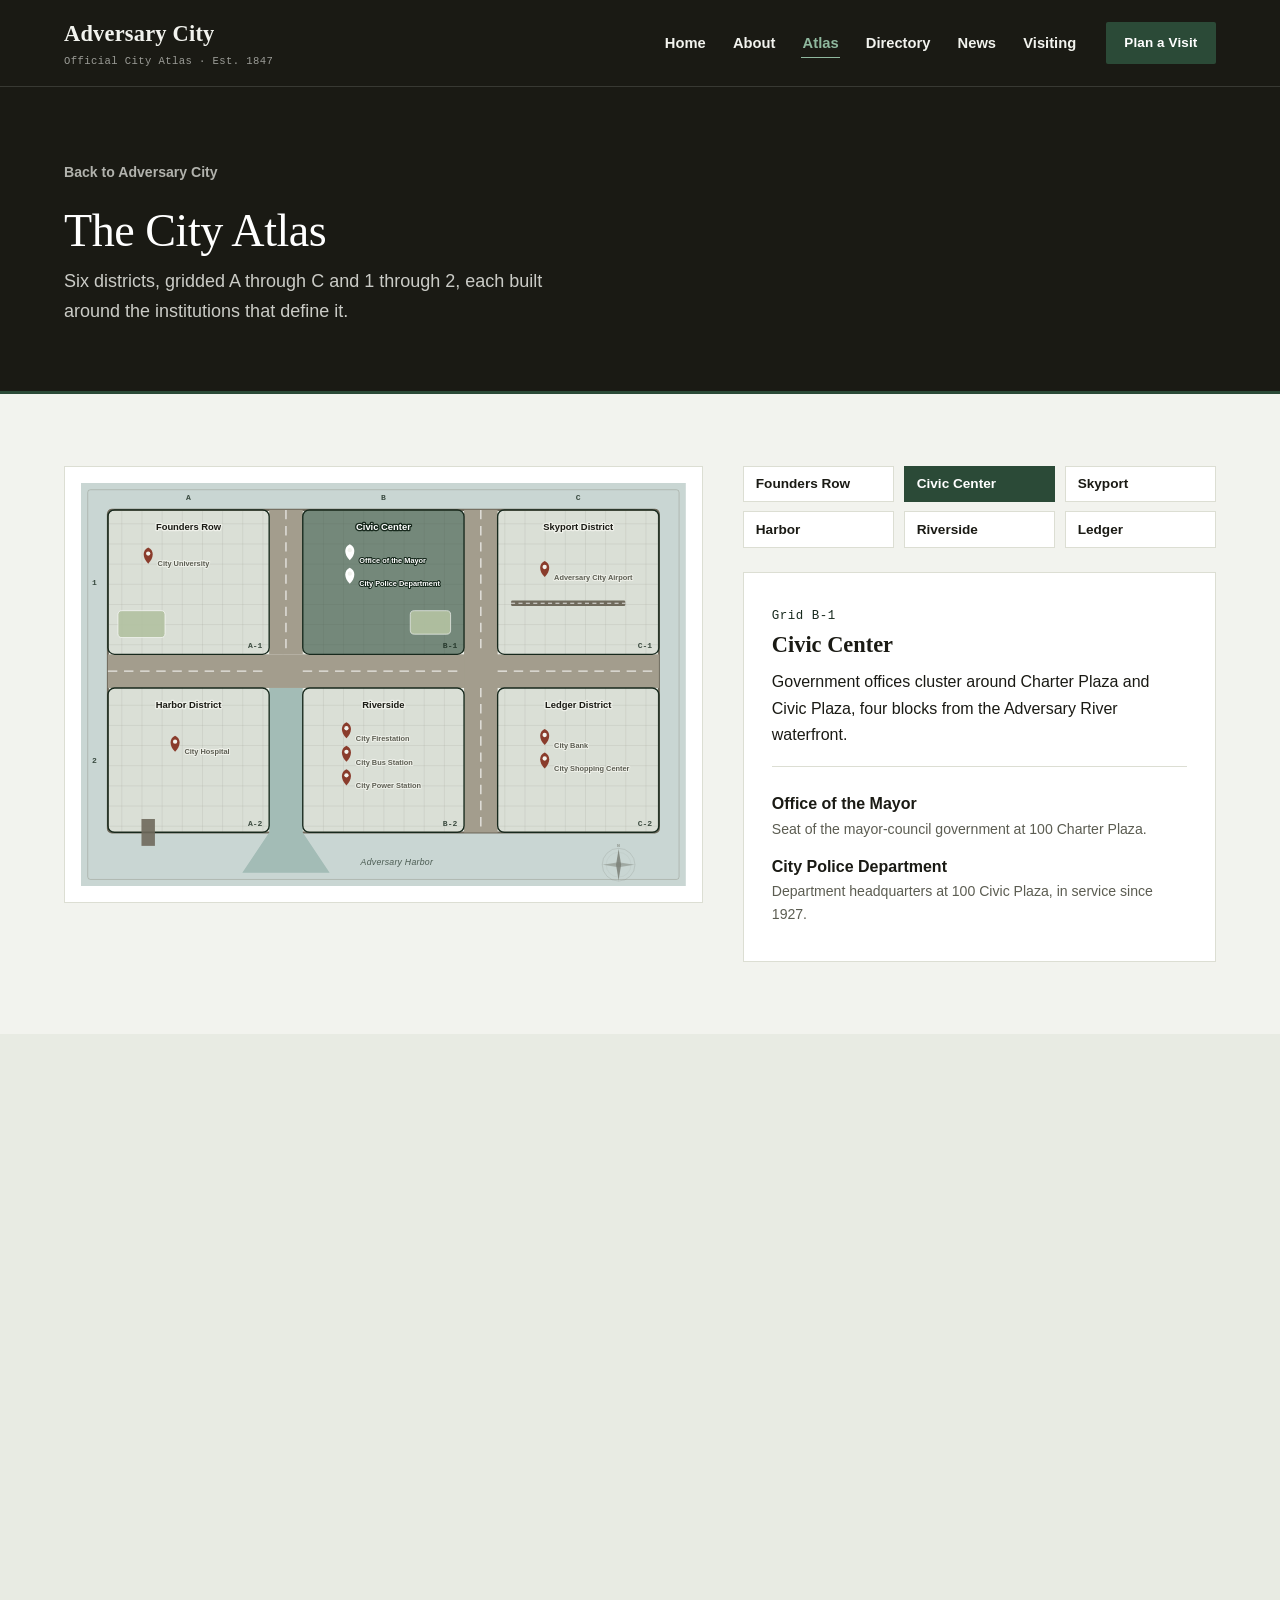
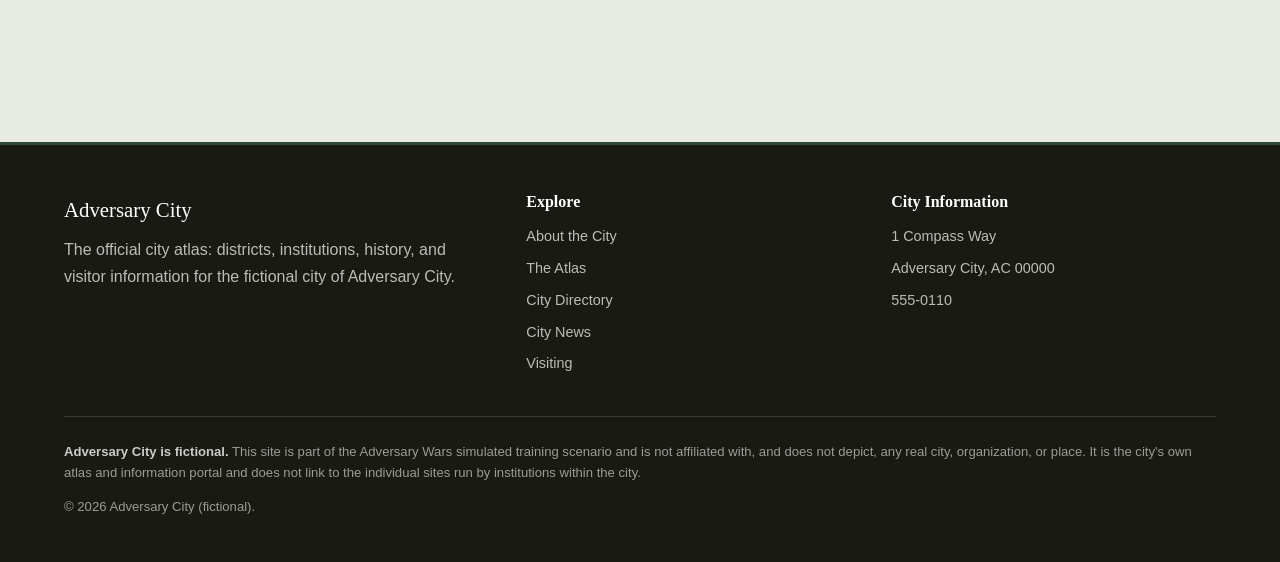
<file: atlas/index.html>
<!DOCTYPE html>
<!--
  Adversary Wars simulation project, set in the fictional city of Adversary City.
  Adversary City is a fictional city; this site is its fictional city-wide atlas
  and information portal, not any single fictional building's own site.
  This site was built for a simulated training/CTF scenario and is not intended
  to represent, impersonate, or harm any real city, organization, or place.
  No real resident data, phone numbers, or addresses are used anywhere in this project.
-->
<html lang="en">
<head>
  <meta charset="UTF-8" />
  <meta name="viewport" content="width=device-width, initial-scale=1.0" />
  <title>The Atlas · Adversary City</title>
  <meta name="description" content="An interactive map of Adversary City's six districts, plus a full reference table of grid coordinates, institutions, and primary streets." />
  <meta name="robots" content="noindex, nofollow" />
  <meta name="disclaimer" content="Adversary City is a fictional city. This site was built for a simulated training/CTF scenario and is not intended
  to represent, impersonate, or harm any real city, organization, or place." />
  <meta http-equiv="Content-Security-Policy" content="default-src 'self'; img-src 'self' data:; style-src 'self'; script-src 'self'; object-src 'none'; base-uri 'self'; form-action 'self'; frame-ancestors 'none';" />
  <link rel="icon" href="data:image/svg+xml,%3Csvg xmlns='http://www.w3.org/2000/svg' viewBox='0 0 24 24'%3E%3Crect width='24' height='24' rx='3' fill='%232b4a37'/%3E%3Ctext x='12' y='17' text-anchor='middle' font-family='Georgia,serif' font-size='14' font-weight='700' fill='%23f2f3ee'%3EA%3C/text%3E%3C/svg%3E" />
  <link rel="stylesheet" href="../css/styles.css" />
</head>
<body>
  <a class="skip-link" href="#main">Skip to content</a>

  <header class="site-header">
    <div class="wrap">
      <a class="brand" href="../">
        <span class="brand-name">Adversary City</span>
        <span class="brand-sub">Official City Atlas · Est. 1847</span>
      </a>

      <button class="nav-toggle" type="button" aria-expanded="false" aria-controls="primary-nav" id="nav-toggle">
        <span class="nav-toggle-bars"></span>
        <span class="visually-hidden">Menu</span>
      </button>

      <nav class="primary-nav" id="primary-nav" aria-label="Primary">
        <ul class="nav-links">
          <li><a href="../">Home</a></li>
          <li><a href="../about/">About</a></li>
          <li><a href="../atlas/" aria-current="page">Atlas</a></li>
          <li><a href="../directory/">Directory</a></li>
          <li><a href="../news/">News</a></li>
          <li><a href="../visiting/">Visiting</a></li>
        </ul>
        <a class="btn btn--primary" href="../visiting/">Plan a Visit</a>
      </nav>
    </div>
  </header>

  <main id="main">
    <section class="page-intro">
      <div class="wrap">
        <a class="back-link" href="../">Back to Adversary City</a>
        <h1>The City Atlas</h1>
        <p class="lede">Six districts, gridded A through C and 1 through 2, each built around the institutions that define it.</p>
      </div>
    </section>

    <section class="section">
      <div class="wrap">
        <h2 class="visually-hidden">Explore by district</h2>
        <div class="atlas-layout reveal">
          <div class="atlas-map-frame">
            <svg viewBox="0 0 900 600" role="img" aria-labelledby="atlas-map-title atlas-map-desc">
              <title id="atlas-map-title">Map of Adversary City</title>
              <desc id="atlas-map-desc">An illustrated map showing the city's six districts, its street grid, the Adversary River and harbor, an airport runway, and the location of each of the ten public institutions.</desc>
              <defs>
                <pattern id="street-grid" width="30" height="30" patternUnits="userSpaceOnUse">
                  <path d="M30,0 L0,0 0,30" fill="none" stroke="#6f6a5c" stroke-width="1" opacity="0.5" />
                </pattern>
                <g id="mini-compass">
                  <circle cx="0" cy="0" r="58" fill="none" stroke="currentColor" stroke-width="1.2" opacity="0.6" />
                  <circle cx="0" cy="0" r="44" fill="none" stroke="currentColor" stroke-width="0.6" opacity="0.4" />
                  <line x1="0" y1="-58" x2="0" y2="58" stroke="currentColor" stroke-width="0.6" opacity="0.5" />
                  <line x1="-58" y1="0" x2="58" y2="0" stroke="currentColor" stroke-width="0.6" opacity="0.5" />
                  <polygon points="0,-55 9,0 0,55 -9,0" fill="currentColor" opacity="0.85" />
                  <polygon points="-55,0 0,-9 55,0 0,9" fill="currentColor" opacity="0.5" />
                  <text x="0" y="-64" text-anchor="middle" font-size="12" font-weight="700" fill="currentColor">N</text>
                </g>
                <path id="pin-shape" d="M0,0 C-9,-9 -9,-20 0,-24 C9,-20 9,-9 0,0 Z" fill="currentColor" />
                <circle id="pin-hole" cx="0" cy="-15" r="3.2" fill="#f2f3ee" />
              </defs>

              <rect class="map-water" x="0" y="0" width="900" height="600" />
              <rect class="map-land" x="40" y="40" width="820" height="480" rx="6" />
              <rect class="map-street-pattern" x="40" y="40" width="820" height="480" rx="6" />

              <rect class="map-road" x="40" y="255" width="820" height="50" />
              <rect class="map-road" x="280" y="40" width="50" height="215" />
              <rect class="map-road" x="570" y="40" width="50" height="480" />
              <line class="map-road-line" x1="40" y1="280" x2="280" y2="280" />
              <line class="map-road-line" x1="330" y1="280" x2="570" y2="280" />
              <line class="map-road-line" x1="620" y1="280" x2="860" y2="280" />
              <line class="map-road-line" x1="305" y1="40" x2="305" y2="255" />
              <line class="map-road-line" x1="595" y1="40" x2="595" y2="255" />
              <line class="map-road-line" x1="595" y1="305" x2="595" y2="520" />

              <polygon class="map-river" points="280,305 330,305 330,520 370,580 240,580 280,520" />

              <!-- Founders Row -->
              <rect class="district-region map-active-el" data-district="founders-row" id="map-founders-row" x="40" y="40" width="240" height="215" rx="10" />
              <rect class="map-park" x="55" y="190" width="70" height="40" rx="6" />
              <text class="district-label map-active-el" data-district="founders-row" x="160" y="70" text-anchor="middle">Founders Row</text>
              <use href="#pin-shape" x="100" y="120" class="map-pin map-active-el" data-district="founders-row" />
              <use href="#pin-hole" x="100" y="120" />
              <text class="district-sublabel map-active-el" data-district="founders-row" x="114" y="124">City University</text>
              <text class="map-grid-label" x="270" y="245" text-anchor="end">A-1</text>

              <!-- Civic Center -->
              <rect class="district-region map-active-el" data-district="civic-center" id="map-civic-center" x="330" y="40" width="240" height="215" rx="10" />
              <rect class="map-park" x="490" y="190" width="60" height="35" rx="6" />
              <text class="district-label map-active-el" data-district="civic-center" x="450" y="70" text-anchor="middle">Civic Center</text>
              <use href="#pin-shape" x="400" y="115" class="map-pin map-active-el" data-district="civic-center" />
              <use href="#pin-hole" x="400" y="115" />
              <text class="district-sublabel map-active-el" data-district="civic-center" x="414" y="119">Office of the Mayor</text>
              <use href="#pin-shape" x="400" y="150" class="map-pin map-active-el" data-district="civic-center" />
              <use href="#pin-hole" x="400" y="150" />
              <text class="district-sublabel map-active-el" data-district="civic-center" x="414" y="154">City Police Department</text>
              <text class="map-grid-label" x="560" y="245" text-anchor="end">B-1</text>

              <!-- Skyport District -->
              <rect class="district-region map-active-el" data-district="skyport" id="map-skyport" x="620" y="40" width="240" height="215" rx="10" />
              <rect class="map-runway" x="640" y="175" width="170" height="8" rx="2" />
              <line class="map-runway-line" x1="640" y1="179" x2="810" y2="179" />
              <text class="district-label map-active-el" data-district="skyport" x="740" y="70" text-anchor="middle">Skyport District</text>
              <use href="#pin-shape" x="690" y="140" class="map-pin map-active-el" data-district="skyport" />
              <use href="#pin-hole" x="690" y="140" />
              <text class="district-sublabel map-active-el" data-district="skyport" x="704" y="144">Adversary City Airport</text>
              <text class="map-grid-label" x="850" y="245" text-anchor="end">C-1</text>

              <!-- Harbor District -->
              <rect class="district-region map-active-el" data-district="harbor" id="map-harbor" x="40" y="305" width="240" height="215" rx="10" />
              <rect class="map-pier" x="90" y="500" width="20" height="40" />
              <text class="district-label map-active-el" data-district="harbor" x="160" y="335" text-anchor="middle">Harbor District</text>
              <use href="#pin-shape" x="140" y="400" class="map-pin map-active-el" data-district="harbor" />
              <use href="#pin-hole" x="140" y="400" />
              <text class="district-sublabel map-active-el" data-district="harbor" x="154" y="404">City Hospital</text>
              <text class="map-grid-label" x="270" y="510" text-anchor="end">A-2</text>

              <!-- Riverside -->
              <rect class="district-region map-active-el" data-district="riverside" id="map-riverside" x="330" y="305" width="240" height="215" rx="10" />
              <text class="district-label map-active-el" data-district="riverside" x="450" y="335" text-anchor="middle">Riverside</text>
              <use href="#pin-shape" x="395" y="380" class="map-pin map-active-el" data-district="riverside" />
              <use href="#pin-hole" x="395" y="380" />
              <text class="district-sublabel map-active-el" data-district="riverside" x="409" y="384">City Firestation</text>
              <use href="#pin-shape" x="395" y="415" class="map-pin map-active-el" data-district="riverside" />
              <use href="#pin-hole" x="395" y="415" />
              <text class="district-sublabel map-active-el" data-district="riverside" x="409" y="419">City Bus Station</text>
              <use href="#pin-shape" x="395" y="450" class="map-pin map-active-el" data-district="riverside" />
              <use href="#pin-hole" x="395" y="450" />
              <text class="district-sublabel map-active-el" data-district="riverside" x="409" y="454">City Power Station</text>
              <text class="map-grid-label" x="560" y="510" text-anchor="end">B-2</text>

              <!-- Ledger District -->
              <rect class="district-region map-active-el" data-district="ledger" id="map-ledger" x="620" y="305" width="240" height="215" rx="10" />
              <text class="district-label map-active-el" data-district="ledger" x="740" y="335" text-anchor="middle">Ledger District</text>
              <use href="#pin-shape" x="690" y="390" class="map-pin map-active-el" data-district="ledger" />
              <use href="#pin-hole" x="690" y="390" />
              <text class="district-sublabel map-active-el" data-district="ledger" x="704" y="394">City Bank</text>
              <use href="#pin-shape" x="690" y="425" class="map-pin map-active-el" data-district="ledger" />
              <use href="#pin-hole" x="690" y="425" />
              <text class="district-sublabel map-active-el" data-district="ledger" x="704" y="429">City Shopping Center</text>
              <text class="map-grid-label" x="850" y="510" text-anchor="end">C-2</text>

              <text class="map-grid-label" x="160" y="25" text-anchor="middle">A</text>
              <text class="map-grid-label" x="450" y="25" text-anchor="middle">B</text>
              <text class="map-grid-label" x="740" y="25" text-anchor="middle">C</text>
              <text class="map-grid-label" x="20" y="152" text-anchor="middle">1</text>
              <text class="map-grid-label" x="20" y="417" text-anchor="middle">2</text>

              <text class="map-water-label" x="470" y="568" text-anchor="middle">Adversary Harbor</text>
              <use href="#mini-compass" transform="translate(800,568) scale(0.42)" class="map-compass" />

              <rect class="map-frame-border" x="10" y="10" width="880" height="580" rx="4" />
            </svg>
          </div>

          <div>
            <ul class="district-picker">
              <li><button type="button" class="district-btn" data-district="founders-row" aria-pressed="false">Founders Row</button></li>
              <li><button type="button" class="district-btn" data-district="civic-center" aria-pressed="true">Civic Center</button></li>
              <li><button type="button" class="district-btn" data-district="skyport" aria-pressed="false">Skyport</button></li>
              <li><button type="button" class="district-btn" data-district="harbor" aria-pressed="false">Harbor</button></li>
              <li><button type="button" class="district-btn" data-district="riverside" aria-pressed="false">Riverside</button></li>
              <li><button type="button" class="district-btn" data-district="ledger" aria-pressed="false">Ledger</button></li>
            </ul>

            <div class="district-panel" data-district-panel="founders-row" id="panel-founders-row" hidden>
              <span class="grid-ref">Grid A-1</span>
              <h3>Founders Row</h3>
              <p>A campus district anchored by City University's 1891 quadrangle, with student housing and small businesses lining Founders Walk.</p>
              <ul class="district-panel-list">
                <li>City University<span>Founded 1891 on Founders Walk, the city's principal institution of higher education.</span></li>
              </ul>
            </div>

            <div class="district-panel" data-district-panel="civic-center" id="panel-civic-center">
              <span class="grid-ref">Grid B-1</span>
              <h3>Civic Center</h3>
              <p>Government offices cluster around Charter Plaza and Civic Plaza, four blocks from the Adversary River waterfront.</p>
              <ul class="district-panel-list">
                <li>Office of the Mayor<span>Seat of the mayor-council government at 100 Charter Plaza.</span></li>
                <li>City Police Department<span>Department headquarters at 100 Civic Plaza, in service since 1927.</span></li>
              </ul>
            </div>

            <div class="district-panel" data-district-panel="skyport" id="panel-skyport" hidden>
              <span class="grid-ref">Grid C-1</span>
              <h3>Skyport District</h3>
              <p>Built up around the runways of Adversary City Airport along Aerodrome Way, on the northeast edge of the city.</p>
              <ul class="district-panel-list">
                <li>Adversary City Airport (ADV)<span>Regional airport on Aerodrome Way, operating since 1962 with two terminals.</span></li>
              </ul>
            </div>

            <div class="district-panel" data-district-panel="harbor" id="panel-harbor" hidden>
              <span class="grid-ref">Grid A-2</span>
              <h3>Harbor District</h3>
              <p>The city's oldest neighborhood, built where the Adversary River meets the harbor. Meridian Parkway runs its full length.</p>
              <ul class="district-panel-list">
                <li>City Hospital<span>Acute and emergency care campus at 4400 Meridian Parkway, open since 1958.</span></li>
              </ul>
            </div>

            <div class="district-panel" data-district-panel="riverside" id="panel-riverside" hidden>
              <span class="grid-ref">Grid B-2</span>
              <h3>Riverside</h3>
              <p>An industrial and service belt along the Adversary River south of downtown, home to the utilities and transit infrastructure that keep the rest of the city running.</p>
              <ul class="district-panel-list">
                <li>City Firestation, Station 4<span>Engine and ladder company on Ladderline Road, in service since 1971.</span></li>
                <li>City Bus Station<span>Central terminal at Transit Plaza, hub for the Transit Authority's four routes.</span></li>
                <li>City Power Station<span>Municipal electric utility at Riverside Station, serving the city since 1938.</span></li>
              </ul>
            </div>

            <div class="district-panel" data-district-panel="ledger" id="panel-ledger" hidden>
              <span class="grid-ref">Grid C-2</span>
              <h3>Ledger District</h3>
              <p>The city's financial and retail corridor, running from Ledger Street to Commons Boulevard.</p>
              <ul class="district-panel-list">
                <li>City Bank<span>Headquartered at 1200 Ledger Street, chartered in 1948.</span></li>
                <li>City Shopping Center<span>Regional retail center at 2200 Commons Boulevard with dining and a City Bank branch.</span></li>
              </ul>
            </div>
          </div>
        </div>
      </div>
    </section>

    <section class="section section--tint">
      <div class="wrap">
        <div class="section-head reveal">
          <div>
            <h2>Reading the Grid</h2>
            <p class="section-intro">Each district carries a letter and number, the same convention used on the fold-out maps in a printed atlas: columns A through C run west to east, rows 1 and 2 run north to south.</p>
          </div>
        </div>

        <div class="chronology-wrap reveal">
          <table class="chronology">
            <caption class="visually-hidden">Full district reference table</caption>
            <thead>
              <tr><th scope="col">Grid</th><th scope="col">District</th><th scope="col">Institutions</th><th scope="col">Primary streets</th></tr>
            </thead>
            <tbody>
              <tr><th scope="row">A-1</th><td>Founders Row</td><td>City University</td><td>Founders Walk</td></tr>
              <tr><th scope="row">B-1</th><td>Civic Center</td><td>Office of the Mayor, City Police Department</td><td>Charter Plaza, Civic Plaza</td></tr>
              <tr><th scope="row">C-1</th><td>Skyport District</td><td>Adversary City Airport</td><td>Aerodrome Way</td></tr>
              <tr><th scope="row">A-2</th><td>Harbor District</td><td>City Hospital</td><td>Meridian Parkway</td></tr>
              <tr><th scope="row">B-2</th><td>Riverside</td><td>City Firestation Station 4, City Bus Station, City Power Station</td><td>Ladderline Road, Transit Plaza, Substation Road</td></tr>
              <tr><th scope="row">C-2</th><td>Ledger District</td><td>City Bank, City Shopping Center</td><td>Ledger Street, Commons Boulevard</td></tr>
            </tbody>
          </table>
        </div>
      </div>
    </section>
  </main>

  <footer class="site-footer">
    <div class="wrap">
      <div class="footer-grid">
        <div>
          <div class="footer-brand-name">Adversary City</div>
          <p>The official city atlas: districts, institutions, history, and visitor information for the fictional city of Adversary City.</p>
        </div>
        <div>
          <h3>Explore</h3>
          <ul>
            <li><a href="../about/">About the City</a></li>
            <li><a href="../atlas/">The Atlas</a></li>
            <li><a href="../directory/">City Directory</a></li>
            <li><a href="../news/">City News</a></li>
            <li><a href="../visiting/">Visiting</a></li>
          </ul>
        </div>
        <div>
          <h3>City Information</h3>
          <ul>
            <li>1 Compass Way</li>
            <li>Adversary City, AC 00000</li>
            <li>555-0110</li>
          </ul>
        </div>
      </div>

      <div class="disclaimer">
        <p><strong>Adversary City is fictional.</strong> This site is part of the Adversary Wars simulated training scenario and is not affiliated with, and does not depict, any real city, organization, or place. It is the city's own atlas and information portal and does not link to the individual sites run by institutions within the city.</p>
        <p>&copy; <span id="year"></span> Adversary City (fictional).</p>
      </div>
    </div>
  </footer>

  <script src="../js/main.js" defer></script>
</body>
</html>
</file>
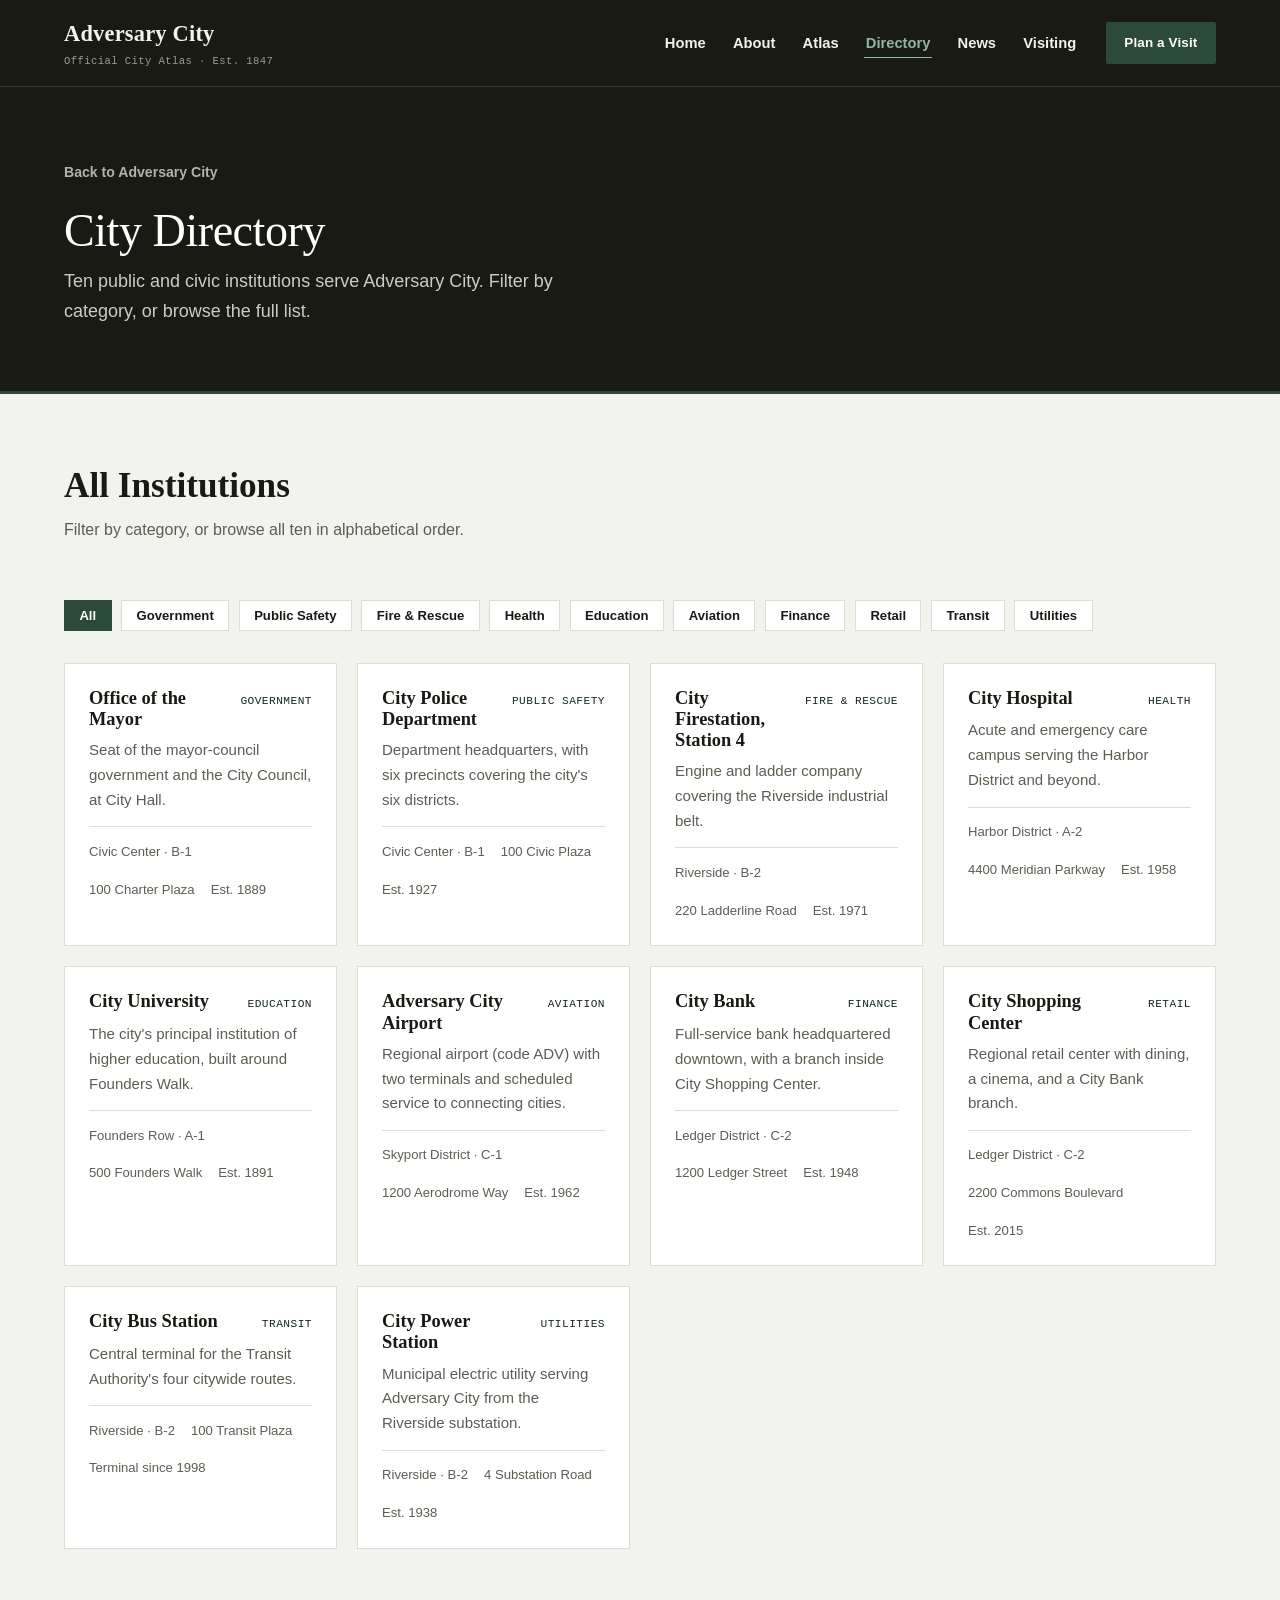
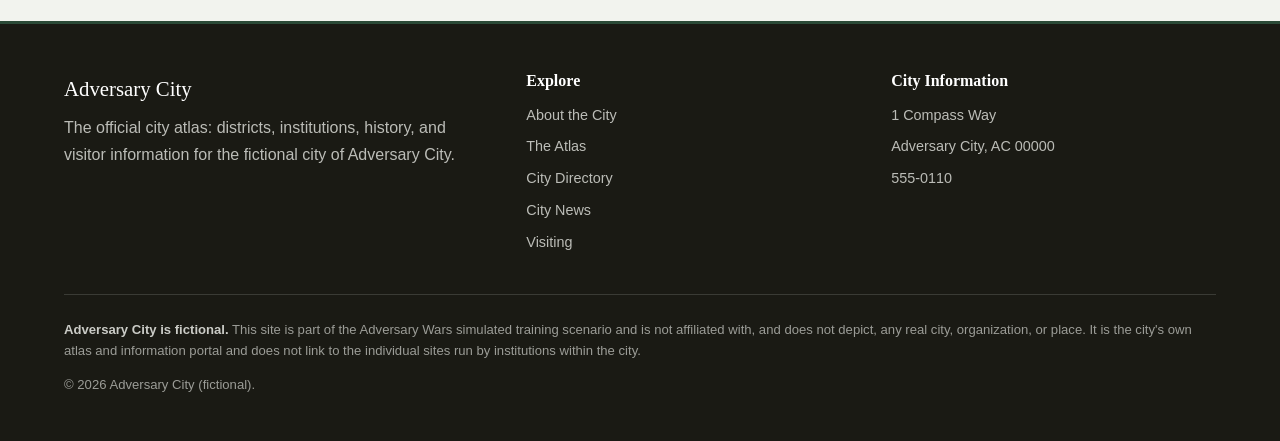
<file: directory/index.html>
<!DOCTYPE html>
<!--
  Adversary Wars simulation project, set in the fictional city of Adversary City.
  Adversary City is a fictional city; this site is its fictional city-wide atlas
  and information portal, not any single fictional building's own site.
  This site was built for a simulated training/CTF scenario and is not intended
  to represent, impersonate, or harm any real city, organization, or place.
  No real resident data, phone numbers, or addresses are used anywhere in this project.
-->
<html lang="en">
<head>
  <meta charset="UTF-8" />
  <meta name="viewport" content="width=device-width, initial-scale=1.0" />
  <title>City Directory · Adversary City</title>
  <meta name="description" content="A full directory of the ten public and civic institutions operating in Adversary City, filterable by category, with district, address, and founding year for each." />
  <meta name="robots" content="noindex, nofollow" />
  <meta name="disclaimer" content="Adversary City is a fictional city. This site was built for a simulated training/CTF scenario and is not intended
  to represent, impersonate, or harm any real city, organization, or place." />
  <meta http-equiv="Content-Security-Policy" content="default-src 'self'; img-src 'self' data:; style-src 'self'; script-src 'self'; object-src 'none'; base-uri 'self'; form-action 'self'; frame-ancestors 'none';" />
  <link rel="icon" href="data:image/svg+xml,%3Csvg xmlns='http://www.w3.org/2000/svg' viewBox='0 0 24 24'%3E%3Crect width='24' height='24' rx='3' fill='%232b4a37'/%3E%3Ctext x='12' y='17' text-anchor='middle' font-family='Georgia,serif' font-size='14' font-weight='700' fill='%23f2f3ee'%3EA%3C/text%3E%3C/svg%3E" />
  <link rel="stylesheet" href="../css/styles.css" />
</head>
<body>
  <a class="skip-link" href="#main">Skip to content</a>

  <header class="site-header">
    <div class="wrap">
      <a class="brand" href="../">
        <span class="brand-name">Adversary City</span>
        <span class="brand-sub">Official City Atlas · Est. 1847</span>
      </a>

      <button class="nav-toggle" type="button" aria-expanded="false" aria-controls="primary-nav" id="nav-toggle">
        <span class="nav-toggle-bars"></span>
        <span class="visually-hidden">Menu</span>
      </button>

      <nav class="primary-nav" id="primary-nav" aria-label="Primary">
        <ul class="nav-links">
          <li><a href="../">Home</a></li>
          <li><a href="../about/">About</a></li>
          <li><a href="../atlas/">Atlas</a></li>
          <li><a href="../directory/" aria-current="page">Directory</a></li>
          <li><a href="../news/">News</a></li>
          <li><a href="../visiting/">Visiting</a></li>
        </ul>
        <a class="btn btn--primary" href="../visiting/">Plan a Visit</a>
      </nav>
    </div>
  </header>

  <main id="main">
    <section class="page-intro">
      <div class="wrap">
        <a class="back-link" href="../">Back to Adversary City</a>
        <h1>City Directory</h1>
        <p class="lede">Ten public and civic institutions serve Adversary City. Filter by category, or browse the full list.</p>
      </div>
    </section>

    <section class="section">
      <div class="wrap">
        <div class="section-head reveal">
          <div>
            <h2>All Institutions</h2>
            <p class="section-intro">Filter by category, or browse all ten in alphabetical order.</p>
          </div>
        </div>

        <div class="filter-row" data-filter-group=".org-card[data-category]">
          <button type="button" class="filter-chip" data-filter="all" aria-pressed="true">All</button>
          <button type="button" class="filter-chip" data-filter="Government" aria-pressed="false">Government</button>
          <button type="button" class="filter-chip" data-filter="Public Safety" aria-pressed="false">Public Safety</button>
          <button type="button" class="filter-chip" data-filter="Fire &amp; Rescue" aria-pressed="false">Fire &amp; Rescue</button>
          <button type="button" class="filter-chip" data-filter="Health" aria-pressed="false">Health</button>
          <button type="button" class="filter-chip" data-filter="Education" aria-pressed="false">Education</button>
          <button type="button" class="filter-chip" data-filter="Aviation" aria-pressed="false">Aviation</button>
          <button type="button" class="filter-chip" data-filter="Finance" aria-pressed="false">Finance</button>
          <button type="button" class="filter-chip" data-filter="Retail" aria-pressed="false">Retail</button>
          <button type="button" class="filter-chip" data-filter="Transit" aria-pressed="false">Transit</button>
          <button type="button" class="filter-chip" data-filter="Utilities" aria-pressed="false">Utilities</button>
        </div>

        <div class="org-grid reveal">
          <div class="org-card" data-category="Government">
            <div class="org-card-top"><h3>Office of the Mayor</h3><span class="tag">Government</span></div>
            <p>Seat of the mayor-council government and the City Council, at City Hall.</p>
            <div class="org-card-meta">
              <span>Civic Center · B-1</span>
              <span>100 Charter Plaza</span>
              <span>Est. 1889</span>
            </div>
          </div>

          <div class="org-card" data-category="Public Safety">
            <div class="org-card-top"><h3>City Police Department</h3><span class="tag">Public Safety</span></div>
            <p>Department headquarters, with six precincts covering the city's six districts.</p>
            <div class="org-card-meta">
              <span>Civic Center · B-1</span>
              <span>100 Civic Plaza</span>
              <span>Est. 1927</span>
            </div>
          </div>

          <div class="org-card" data-category="Fire &amp; Rescue">
            <div class="org-card-top"><h3>City Firestation, Station 4</h3><span class="tag">Fire &amp; Rescue</span></div>
            <p>Engine and ladder company covering the Riverside industrial belt.</p>
            <div class="org-card-meta">
              <span>Riverside · B-2</span>
              <span>220 Ladderline Road</span>
              <span>Est. 1971</span>
            </div>
          </div>

          <div class="org-card" data-category="Health">
            <div class="org-card-top"><h3>City Hospital</h3><span class="tag">Health</span></div>
            <p>Acute and emergency care campus serving the Harbor District and beyond.</p>
            <div class="org-card-meta">
              <span>Harbor District · A-2</span>
              <span>4400 Meridian Parkway</span>
              <span>Est. 1958</span>
            </div>
          </div>

          <div class="org-card" data-category="Education">
            <div class="org-card-top"><h3>City University</h3><span class="tag">Education</span></div>
            <p>The city's principal institution of higher education, built around Founders Walk.</p>
            <div class="org-card-meta">
              <span>Founders Row · A-1</span>
              <span>500 Founders Walk</span>
              <span>Est. 1891</span>
            </div>
          </div>

          <div class="org-card" data-category="Aviation">
            <div class="org-card-top"><h3>Adversary City Airport</h3><span class="tag">Aviation</span></div>
            <p>Regional airport (code ADV) with two terminals and scheduled service to connecting cities.</p>
            <div class="org-card-meta">
              <span>Skyport District · C-1</span>
              <span>1200 Aerodrome Way</span>
              <span>Est. 1962</span>
            </div>
          </div>

          <div class="org-card" data-category="Finance">
            <div class="org-card-top"><h3>City Bank</h3><span class="tag">Finance</span></div>
            <p>Full-service bank headquartered downtown, with a branch inside City Shopping Center.</p>
            <div class="org-card-meta">
              <span>Ledger District · C-2</span>
              <span>1200 Ledger Street</span>
              <span>Est. 1948</span>
            </div>
          </div>

          <div class="org-card" data-category="Retail">
            <div class="org-card-top"><h3>City Shopping Center</h3><span class="tag">Retail</span></div>
            <p>Regional retail center with dining, a cinema, and a City Bank branch.</p>
            <div class="org-card-meta">
              <span>Ledger District · C-2</span>
              <span>2200 Commons Boulevard</span>
              <span>Est. 2015</span>
            </div>
          </div>

          <div class="org-card" data-category="Transit">
            <div class="org-card-top"><h3>City Bus Station</h3><span class="tag">Transit</span></div>
            <p>Central terminal for the Transit Authority's four citywide routes.</p>
            <div class="org-card-meta">
              <span>Riverside · B-2</span>
              <span>100 Transit Plaza</span>
              <span>Terminal since 1998</span>
            </div>
          </div>

          <div class="org-card" data-category="Utilities">
            <div class="org-card-top"><h3>City Power Station</h3><span class="tag">Utilities</span></div>
            <p>Municipal electric utility serving Adversary City from the Riverside substation.</p>
            <div class="org-card-meta">
              <span>Riverside · B-2</span>
              <span>4 Substation Road</span>
              <span>Est. 1938</span>
            </div>
          </div>
        </div>
      </div>
    </section>
  </main>

  <footer class="site-footer">
    <div class="wrap">
      <div class="footer-grid">
        <div>
          <div class="footer-brand-name">Adversary City</div>
          <p>The official city atlas: districts, institutions, history, and visitor information for the fictional city of Adversary City.</p>
        </div>
        <div>
          <h3>Explore</h3>
          <ul>
            <li><a href="../about/">About the City</a></li>
            <li><a href="../atlas/">The Atlas</a></li>
            <li><a href="../directory/">City Directory</a></li>
            <li><a href="../news/">City News</a></li>
            <li><a href="../visiting/">Visiting</a></li>
          </ul>
        </div>
        <div>
          <h3>City Information</h3>
          <ul>
            <li>1 Compass Way</li>
            <li>Adversary City, AC 00000</li>
            <li>555-0110</li>
          </ul>
        </div>
      </div>

      <div class="disclaimer">
        <p><strong>Adversary City is fictional.</strong> This site is part of the Adversary Wars simulated training scenario and is not affiliated with, and does not depict, any real city, organization, or place. It is the city's own atlas and information portal and does not link to the individual sites run by institutions within the city.</p>
        <p>&copy; <span id="year"></span> Adversary City (fictional).</p>
      </div>
    </div>
  </footer>

  <script src="../js/main.js" defer></script>
</body>
</html>
</file>
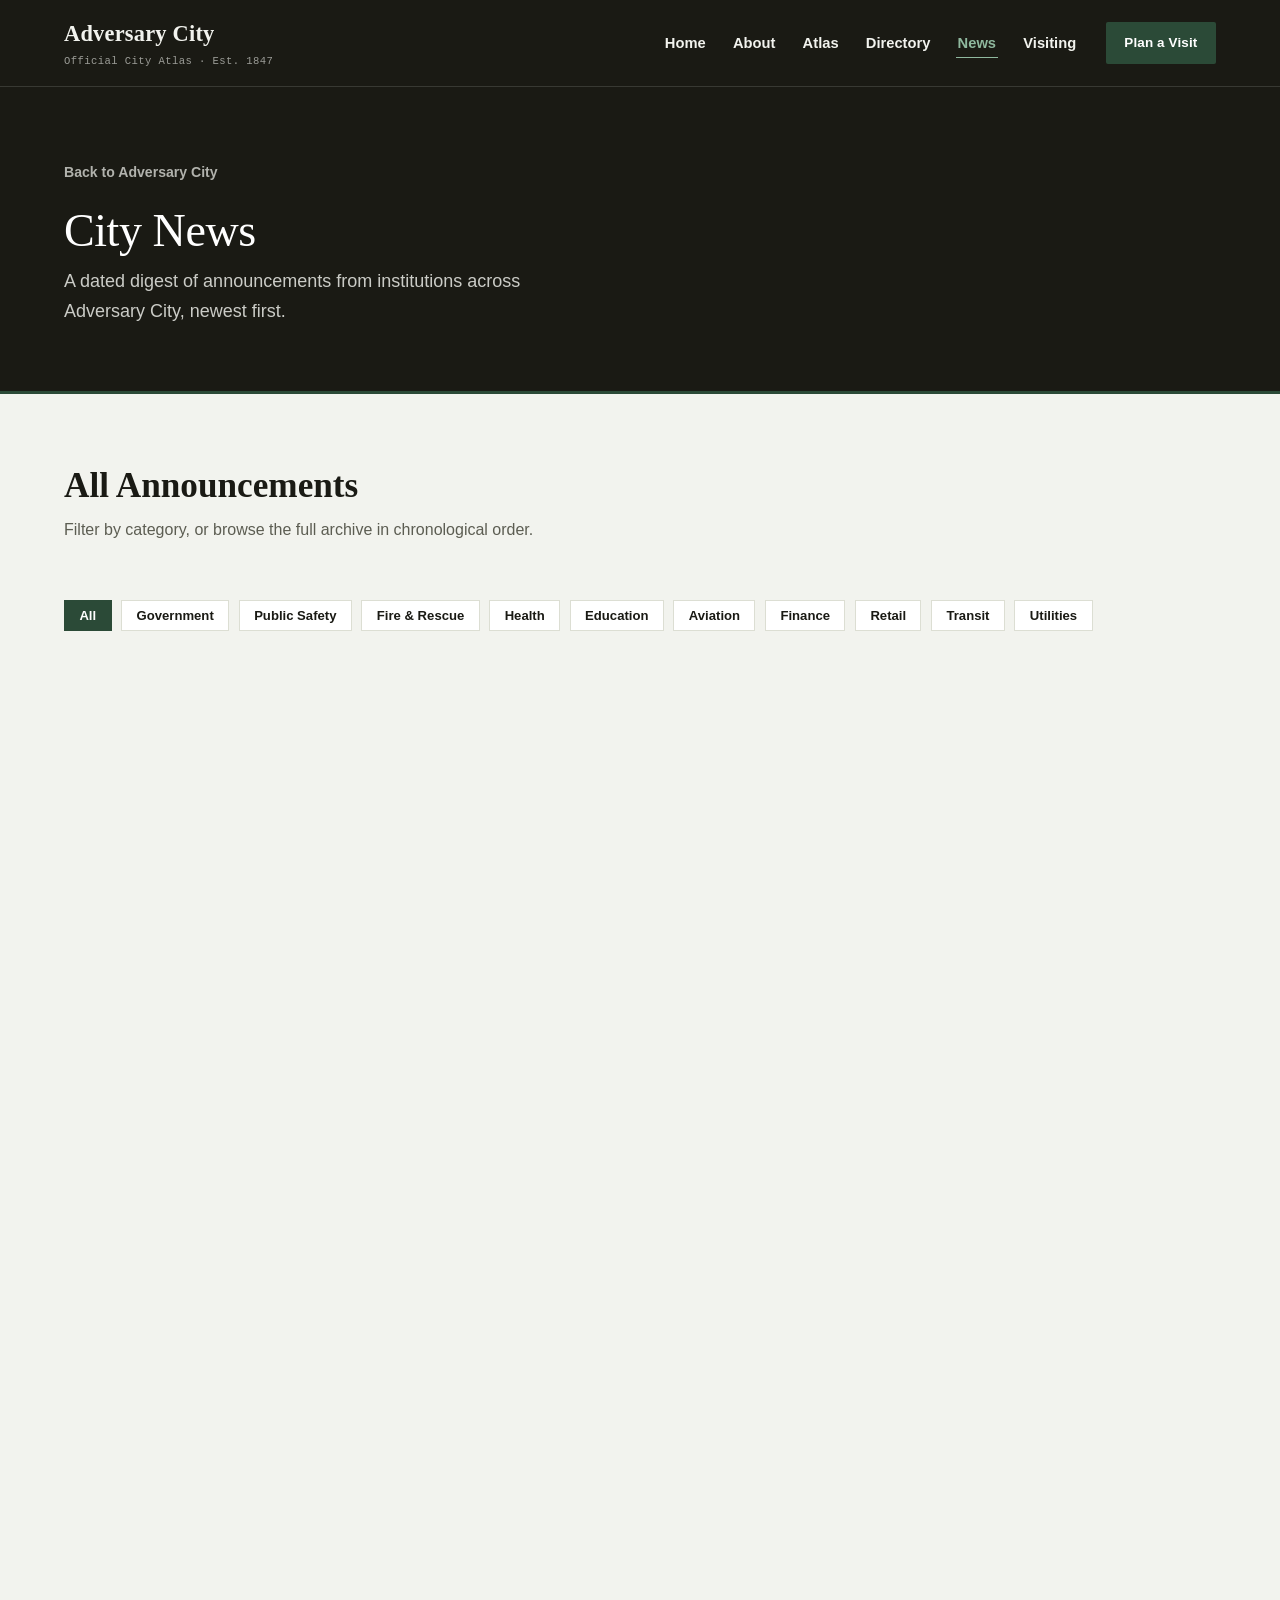
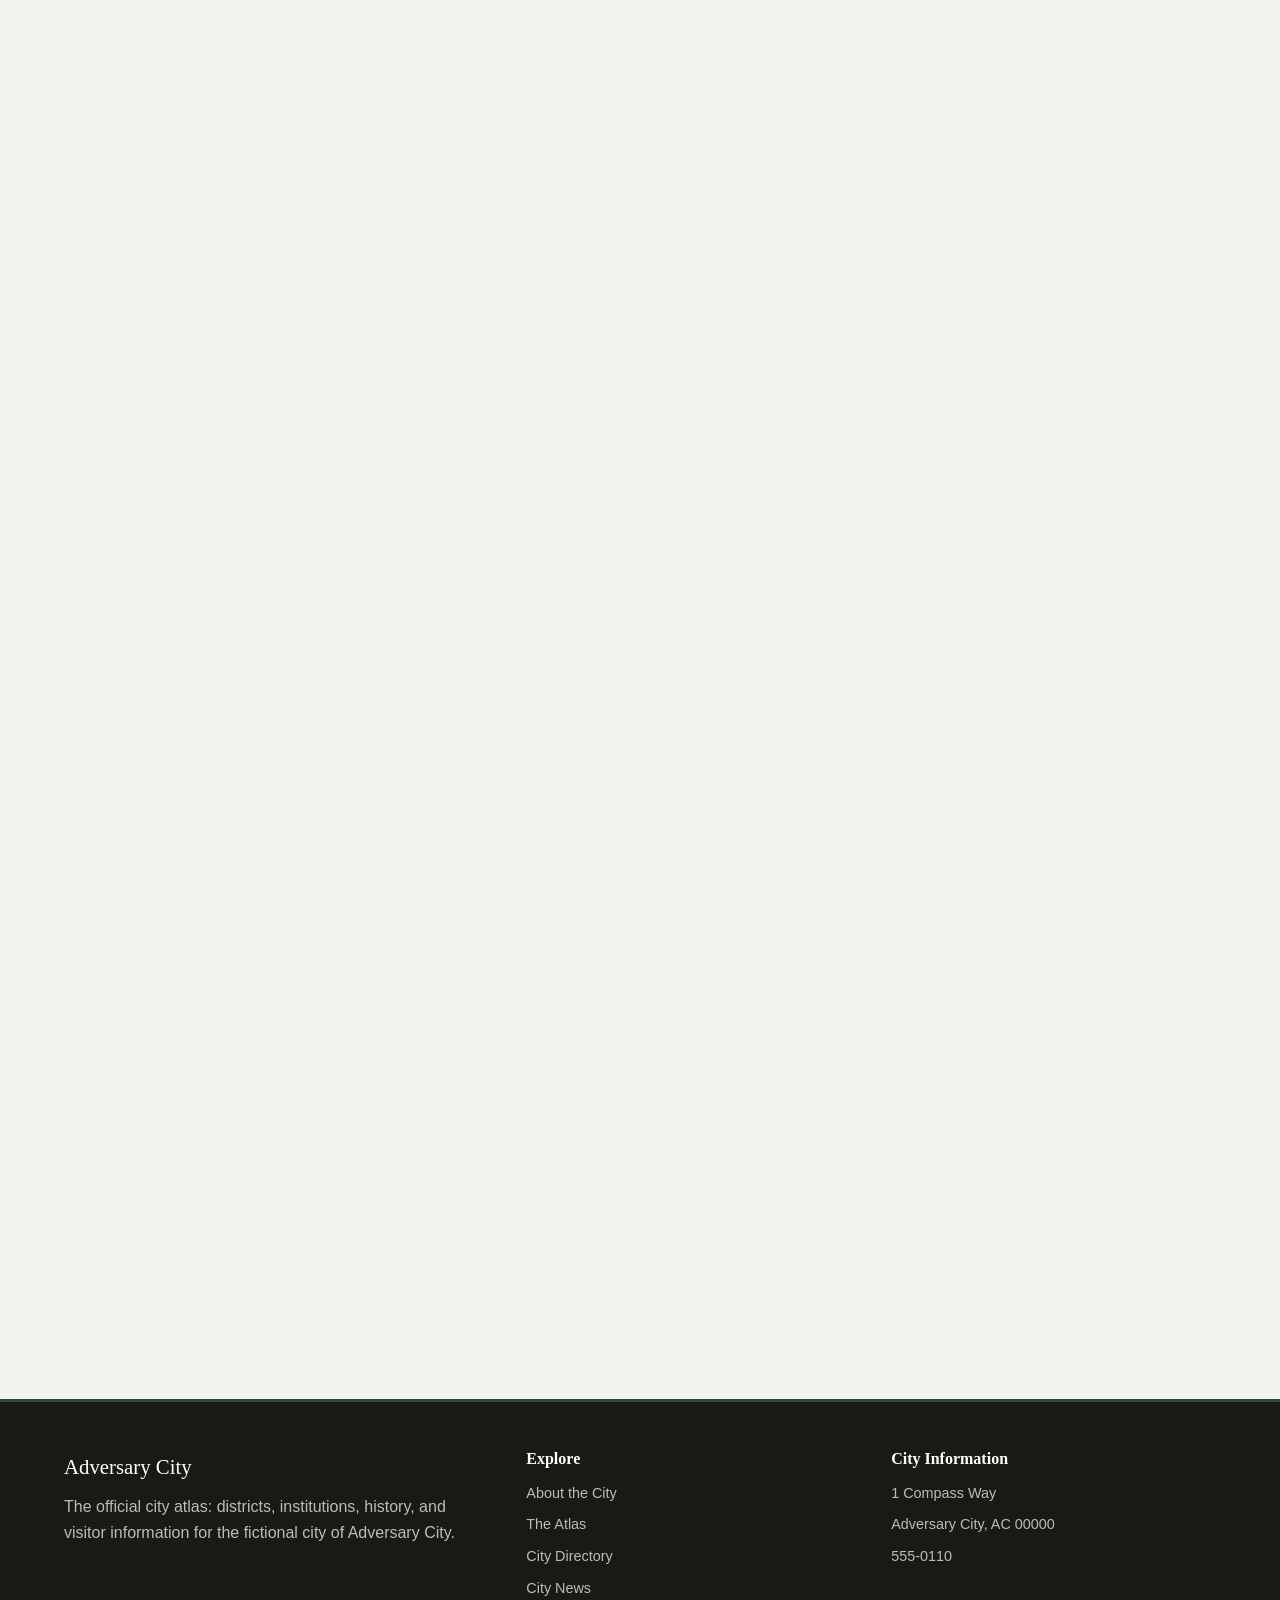
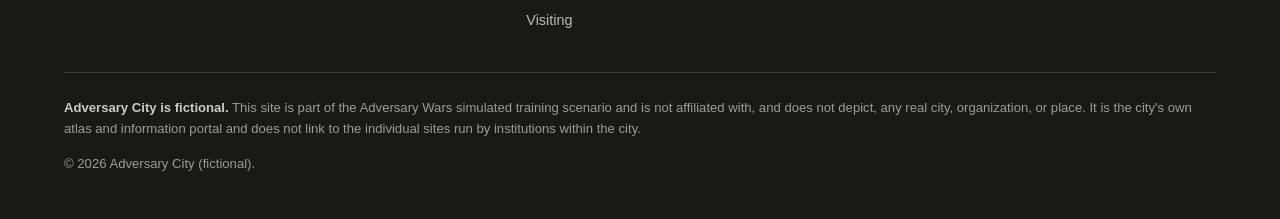
<file: news/index.html>
<!DOCTYPE html>
<!--
  Adversary Wars simulation project, set in the fictional city of Adversary City.
  Adversary City is a fictional city; this site is its fictional city-wide atlas
  and information portal, not any single fictional building's own site.
  This site was built for a simulated training/CTF scenario and is not intended
  to represent, impersonate, or harm any real city, organization, or place.
  No real resident data, phone numbers, or addresses are used anywhere in this project.
-->
<html lang="en">
<head>
  <meta charset="UTF-8" />
  <meta name="viewport" content="width=device-width, initial-scale=1.0" />
  <title>City News · Adversary City</title>
  <meta name="description" content="A dated digest of announcements from institutions across Adversary City, filterable by category, from transit delays to city hall business." />
  <meta name="robots" content="noindex, nofollow" />
  <meta name="disclaimer" content="Adversary City is a fictional city. This site was built for a simulated training/CTF scenario and is not intended
  to represent, impersonate, or harm any real city, organization, or place." />
  <meta http-equiv="Content-Security-Policy" content="default-src 'self'; img-src 'self' data:; style-src 'self'; script-src 'self'; object-src 'none'; base-uri 'self'; form-action 'self'; frame-ancestors 'none';" />
  <link rel="icon" href="data:image/svg+xml,%3Csvg xmlns='http://www.w3.org/2000/svg' viewBox='0 0 24 24'%3E%3Crect width='24' height='24' rx='3' fill='%232b4a37'/%3E%3Ctext x='12' y='17' text-anchor='middle' font-family='Georgia,serif' font-size='14' font-weight='700' fill='%23f2f3ee'%3EA%3C/text%3E%3C/svg%3E" />
  <link rel="stylesheet" href="../css/styles.css" />
</head>
<body>
  <a class="skip-link" href="#main">Skip to content</a>

  <header class="site-header">
    <div class="wrap">
      <a class="brand" href="../">
        <span class="brand-name">Adversary City</span>
        <span class="brand-sub">Official City Atlas · Est. 1847</span>
      </a>

      <button class="nav-toggle" type="button" aria-expanded="false" aria-controls="primary-nav" id="nav-toggle">
        <span class="nav-toggle-bars"></span>
        <span class="visually-hidden">Menu</span>
      </button>

      <nav class="primary-nav" id="primary-nav" aria-label="Primary">
        <ul class="nav-links">
          <li><a href="../">Home</a></li>
          <li><a href="../about/">About</a></li>
          <li><a href="../atlas/">Atlas</a></li>
          <li><a href="../directory/">Directory</a></li>
          <li><a href="../news/" aria-current="page">News</a></li>
          <li><a href="../visiting/">Visiting</a></li>
        </ul>
        <a class="btn btn--primary" href="../visiting/">Plan a Visit</a>
      </nav>
    </div>
  </header>

  <main id="main">
    <section class="page-intro">
      <div class="wrap">
        <a class="back-link" href="../">Back to Adversary City</a>
        <h1>City News</h1>
        <p class="lede">A dated digest of announcements from institutions across Adversary City, newest first.</p>
      </div>
    </section>

    <section class="section">
      <div class="wrap">
        <div class="section-head reveal">
          <div>
            <h2>All Announcements</h2>
            <p class="section-intro">Filter by category, or browse the full archive in chronological order.</p>
          </div>
        </div>

        <div class="filter-row" data-filter-group=".dispatch-item[data-category]">
          <button type="button" class="filter-chip" data-filter="all" aria-pressed="true">All</button>
          <button type="button" class="filter-chip" data-filter="Government" aria-pressed="false">Government</button>
          <button type="button" class="filter-chip" data-filter="Public Safety" aria-pressed="false">Public Safety</button>
          <button type="button" class="filter-chip" data-filter="Fire &amp; Rescue" aria-pressed="false">Fire &amp; Rescue</button>
          <button type="button" class="filter-chip" data-filter="Health" aria-pressed="false">Health</button>
          <button type="button" class="filter-chip" data-filter="Education" aria-pressed="false">Education</button>
          <button type="button" class="filter-chip" data-filter="Aviation" aria-pressed="false">Aviation</button>
          <button type="button" class="filter-chip" data-filter="Finance" aria-pressed="false">Finance</button>
          <button type="button" class="filter-chip" data-filter="Retail" aria-pressed="false">Retail</button>
          <button type="button" class="filter-chip" data-filter="Transit" aria-pressed="false">Transit</button>
          <button type="button" class="filter-chip" data-filter="Utilities" aria-pressed="false">Utilities</button>
        </div>

        <ol class="dispatch-list reveal">
          <li class="dispatch-item" data-category="Transit">
            <div class="dispatch-meta">
              <span class="dispatch-date">Jul 27, 2026</span>
              <span class="dispatch-tag">Transit</span>
              <span class="dispatch-org">City Bus Station</span>
            </div>
            <h3>Route 3 running behind schedule during Fairview Avenue paving</h3>
            <p>Buses are running 10 to 15 minutes behind while crews repave Fairview Avenue.</p>
          </li>
          <li class="dispatch-item" data-category="Utilities">
            <div class="dispatch-meta">
              <span class="dispatch-date">Jul 26, 2026</span>
              <span class="dispatch-tag">Utilities</span>
              <span class="dispatch-org">City Power Station</span>
            </div>
            <h3>Cedar Substation maintenance scheduled for August 3</h3>
            <p>Crews take the substation offline from 1 to 5 a.m., affecting about 600 customers.</p>
          </li>
          <li class="dispatch-item" data-category="Retail">
            <div class="dispatch-meta">
              <span class="dispatch-date">Jul 25, 2026</span>
              <span class="dispatch-tag">Retail</span>
              <span class="dispatch-org">City Shopping Center</span>
            </div>
            <h3>East entrance closed for door repair</h3>
            <p>The entrance closes for repair work and reopens August 2.</p>
          </li>
          <li class="dispatch-item" data-category="Aviation">
            <div class="dispatch-meta">
              <span class="dispatch-date">Jul 24, 2026</span>
              <span class="dispatch-tag">Aviation</span>
              <span class="dispatch-org">Adversary City Airport</span>
            </div>
            <h3>Summer storms delaying scattered departures</h3>
            <p>Storms are pushing back departures across both terminals; travelers should check flight status before heading to the airport.</p>
          </li>
          <li class="dispatch-item" data-category="Health">
            <div class="dispatch-meta">
              <span class="dispatch-date">Jul 22, 2026</span>
              <span class="dispatch-tag">Health</span>
              <span class="dispatch-org">City Hospital</span>
            </div>
            <h3>Walk-in flu clinic opens in the East Wing lobby</h3>
            <p>The clinic runs through October and requires no appointment.</p>
          </li>
          <li class="dispatch-item" data-category="Finance">
            <div class="dispatch-meta">
              <span class="dispatch-date">Jul 21, 2026</span>
              <span class="dispatch-tag">Finance</span>
              <span class="dispatch-org">City Bank</span>
            </div>
            <h3>Certificate of deposit rates rise across all terms</h3>
            <p>New rates take effect July 28 for both new and renewing CDs.</p>
          </li>
          <li class="dispatch-item" data-category="Fire &amp; Rescue">
            <div class="dispatch-meta">
              <span class="dispatch-date">Jul 20, 2026</span>
              <span class="dispatch-tag">Fire &amp; Rescue</span>
              <span class="dispatch-org">City Firestation, Station 4</span>
            </div>
            <h3>Hydrant flushing scheduled west of Ladderline Road</h3>
            <p>Crews flush hydrants August 3 through 7; tap water may run cloudy in the area during that window.</p>
          </li>
          <li class="dispatch-item" data-category="Transit">
            <div class="dispatch-meta">
              <span class="dispatch-date">Jul 20, 2026</span>
              <span class="dispatch-tag">Transit</span>
              <span class="dispatch-org">City Bus Station</span>
            </div>
            <h3>Bay 7 wheelchair lift out of service</h3>
            <p>Riders who need the lift should use Bay 6 or Bay 9 until repairs finish around August 3.</p>
          </li>
          <li class="dispatch-item" data-category="Retail">
            <div class="dispatch-meta">
              <span class="dispatch-date">Jul 20, 2026</span>
              <span class="dispatch-tag">Retail</span>
              <span class="dispatch-org">City Shopping Center</span>
            </div>
            <h3>Extended hours begin August 6 for back-to-school season</h3>
            <p>The center stays open until 9:30 p.m. Thursday through Sunday starting August 6.</p>
          </li>
          <li class="dispatch-item" data-category="Education">
            <div class="dispatch-meta">
              <span class="dispatch-date">Jul 18, 2026</span>
              <span class="dispatch-tag">Education</span>
              <span class="dispatch-org">City University</span>
            </div>
            <h3>Engineering annex opens robotics lab to undergraduates</h3>
            <p>The new lab in the engineering annex opens for undergraduate coursework this fall.</p>
          </li>
          <li class="dispatch-item" data-category="Aviation">
            <div class="dispatch-meta">
              <span class="dispatch-date">Jul 18, 2026</span>
              <span class="dispatch-tag">Aviation</span>
              <span class="dispatch-org">Adversary City Airport</span>
            </div>
            <h3>Terminal B north corridor renovation continues through year-end</h3>
            <p>Passengers should allow extra time moving through the north corridor while work continues.</p>
          </li>
          <li class="dispatch-item" data-category="Utilities">
            <div class="dispatch-meta">
              <span class="dispatch-date">Jul 18, 2026</span>
              <span class="dispatch-tag">Utilities</span>
              <span class="dispatch-org">City Power Station</span>
            </div>
            <h3>Riverside Community Solar opens second block for enrollment</h3>
            <p>Residential customers can now enroll in the second block of the community solar program.</p>
          </li>
          <li class="dispatch-item" data-category="Health">
            <div class="dispatch-meta">
              <span class="dispatch-date">Jul 15, 2026</span>
              <span class="dispatch-tag">Health</span>
              <span class="dispatch-org">City Hospital</span>
            </div>
            <h3>Monthly blood donation drive at the Meridian Parkway entrance</h3>
            <p>The drive runs the first Saturday of every month.</p>
          </li>
          <li class="dispatch-item" data-category="Finance">
            <div class="dispatch-meta">
              <span class="dispatch-date">Jul 14, 2026</span>
              <span class="dispatch-tag">Finance</span>
              <span class="dispatch-org">City Bank</span>
            </div>
            <h3>Millbrook Branch closes for renovation</h3>
            <p>The branch closes August 3 through 14; other branches and online banking stay open.</p>
          </li>
          <li class="dispatch-item" data-category="Public Safety">
            <div class="dispatch-meta">
              <span class="dispatch-date">Jul 12, 2026</span>
              <span class="dispatch-tag">Public Safety</span>
              <span class="dispatch-org">City Police Department</span>
            </div>
            <h3>Citizens Police Academy graduates a new class</h3>
            <p>Four residents complete the program and join the volunteer community liaison group.</p>
          </li>
          <li class="dispatch-item" data-category="Government">
            <div class="dispatch-meta">
              <span class="dispatch-date">Jul 6, 2026</span>
              <span class="dispatch-tag">Government</span>
              <span class="dispatch-org">Office of the Mayor</span>
            </div>
            <h3>Heat emergency plan extended through September</h3>
            <p>Cooling centers stay open citywide as the extension takes effect.</p>
          </li>
          <li class="dispatch-item" data-category="Fire &amp; Rescue">
            <div class="dispatch-meta">
              <span class="dispatch-date">Jul 5, 2026</span>
              <span class="dispatch-tag">Fire &amp; Rescue</span>
              <span class="dispatch-org">City Firestation, Station 4</span>
            </div>
            <h3>Pancake breakfast fundraiser set for August 15</h3>
            <p>Proceeds from the 8 to 11 a.m. breakfast support the junior cadet program.</p>
          </li>
          <li class="dispatch-item" data-category="Education">
            <div class="dispatch-meta">
              <span class="dispatch-date">Jun 30, 2026</span>
              <span class="dispatch-tag">Education</span>
              <span class="dispatch-org">City University</span>
            </div>
            <h3>Fall applications up 9% over last year</h3>
            <p>The university reports its largest applicant pool to date.</p>
          </li>
          <li class="dispatch-item" data-category="Government">
            <div class="dispatch-meta">
              <span class="dispatch-date">Jun 22, 2026</span>
              <span class="dispatch-tag">Government</span>
              <span class="dispatch-org">Office of the Mayor</span>
            </div>
            <h3>Ward Infrastructure Task Force holds first meeting</h3>
            <p>The new task force reviews road and utility spending by district.</p>
          </li>
          <li class="dispatch-item" data-category="Public Safety">
            <div class="dispatch-meta">
              <span class="dispatch-date">Jun 15, 2026</span>
              <span class="dispatch-tag">Public Safety</span>
              <span class="dispatch-org">City Police Department</span>
            </div>
            <h3>K9 Unit adds second handler team for overnight coverage</h3>
            <p>The added team covers the airport corridor overnight.</p>
          </li>
        </ol>
      </div>
    </section>
  </main>

  <footer class="site-footer">
    <div class="wrap">
      <div class="footer-grid">
        <div>
          <div class="footer-brand-name">Adversary City</div>
          <p>The official city atlas: districts, institutions, history, and visitor information for the fictional city of Adversary City.</p>
        </div>
        <div>
          <h3>Explore</h3>
          <ul>
            <li><a href="../about/">About the City</a></li>
            <li><a href="../atlas/">The Atlas</a></li>
            <li><a href="../directory/">City Directory</a></li>
            <li><a href="../news/">City News</a></li>
            <li><a href="../visiting/">Visiting</a></li>
          </ul>
        </div>
        <div>
          <h3>City Information</h3>
          <ul>
            <li>1 Compass Way</li>
            <li>Adversary City, AC 00000</li>
            <li>555-0110</li>
          </ul>
        </div>
      </div>

      <div class="disclaimer">
        <p><strong>Adversary City is fictional.</strong> This site is part of the Adversary Wars simulated training scenario and is not affiliated with, and does not depict, any real city, organization, or place. It is the city's own atlas and information portal and does not link to the individual sites run by institutions within the city.</p>
        <p>&copy; <span id="year"></span> Adversary City (fictional).</p>
      </div>
    </div>
  </footer>

  <script src="../js/main.js" defer></script>
</body>
</html>
</file>
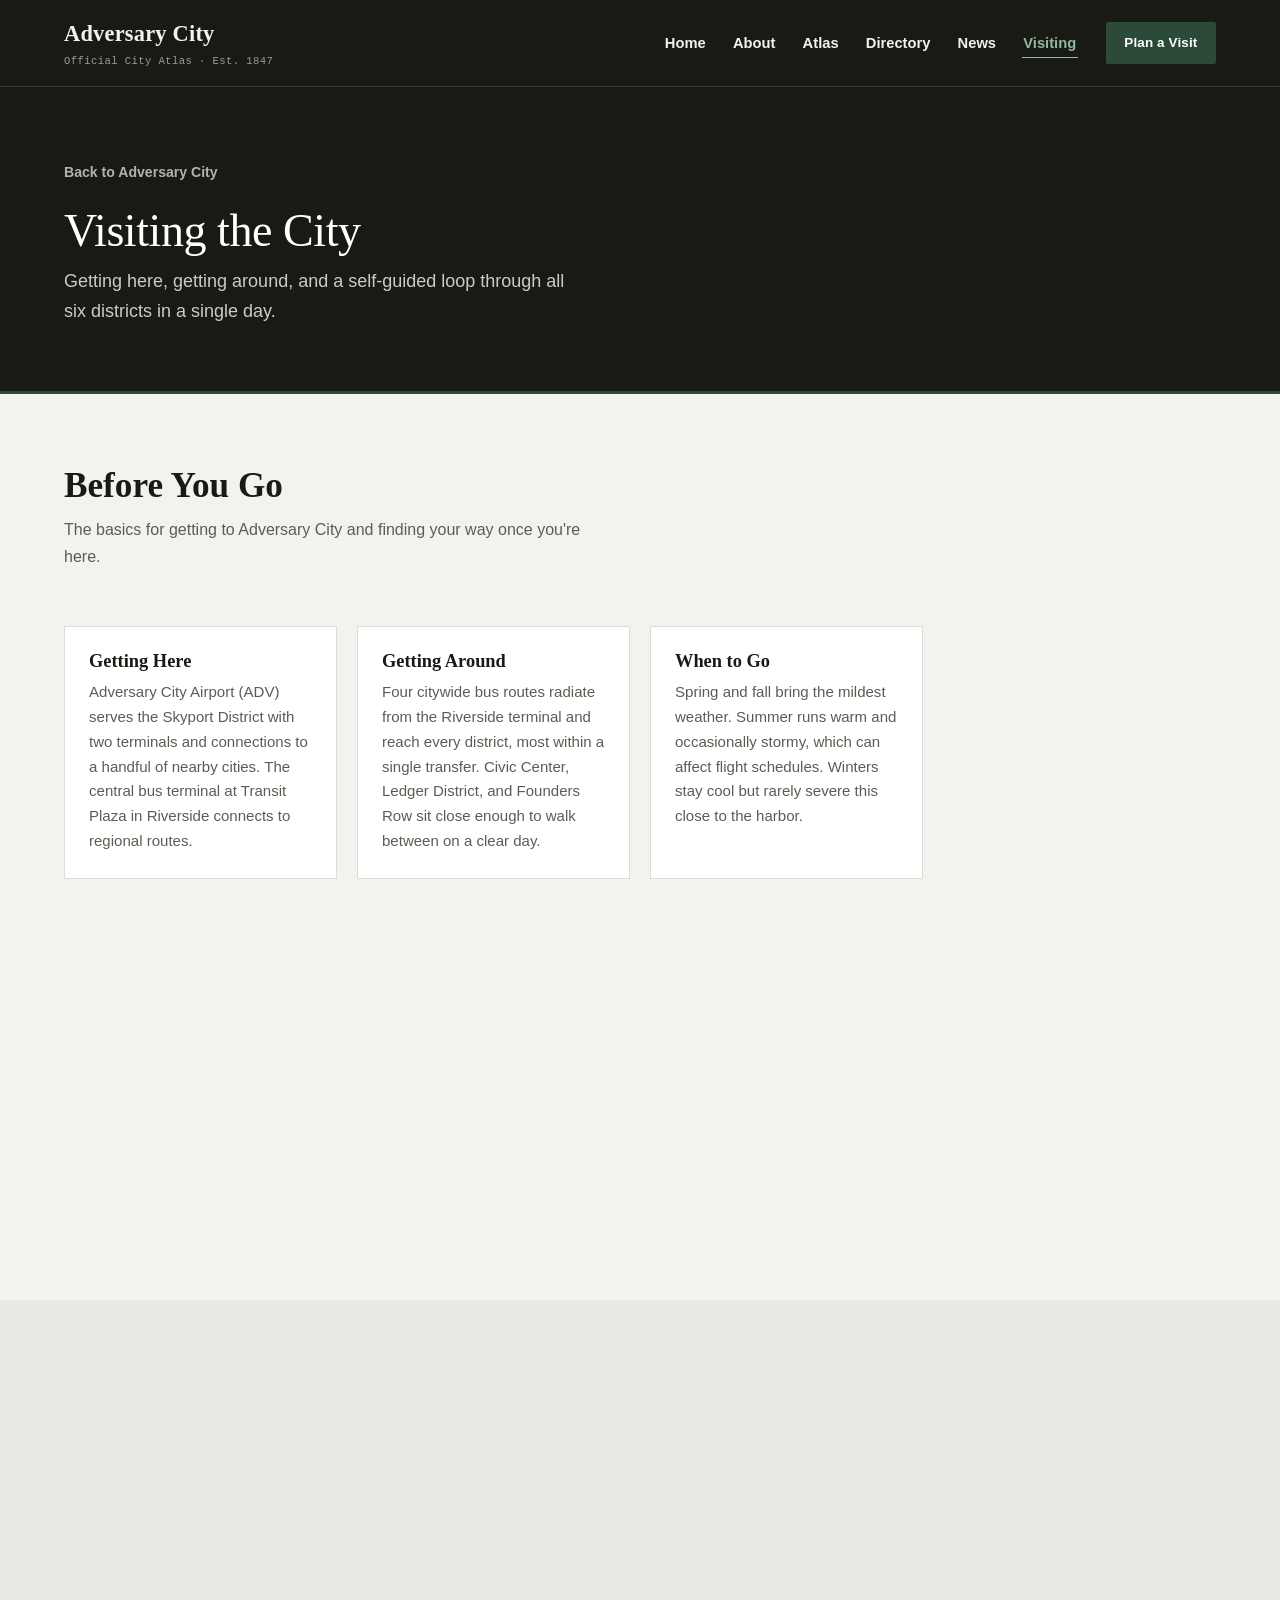
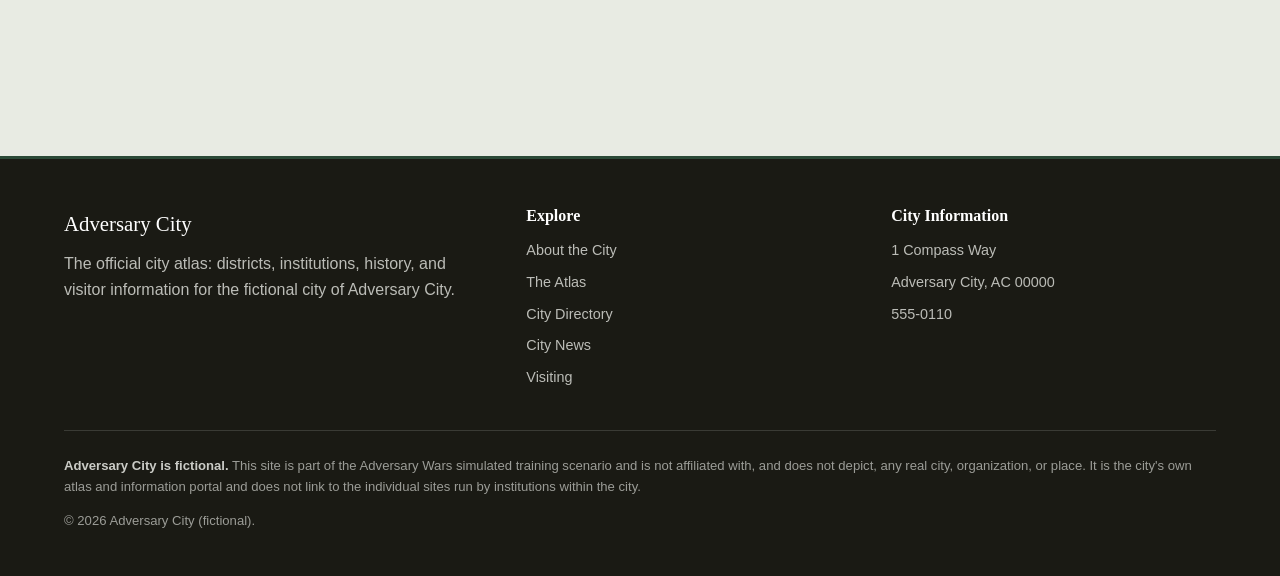
<file: visiting/index.html>
<!DOCTYPE html>
<!--
  Adversary Wars simulation project, set in the fictional city of Adversary City.
  Adversary City is a fictional city; this site is its fictional city-wide atlas
  and information portal, not any single fictional building's own site.
  This site was built for a simulated training/CTF scenario and is not intended
  to represent, impersonate, or harm any real city, organization, or place.
  No real resident data, phone numbers, or addresses are used anywhere in this project.
-->
<html lang="en">
<head>
  <meta charset="UTF-8" />
  <meta name="viewport" content="width=device-width, initial-scale=1.0" />
  <title>Visiting · Adversary City</title>
  <meta name="description" content="Practical visitor information for Adversary City: getting here, getting around, a self-guided one-day loop through all six districts, and visitor FAQs." />
  <meta name="robots" content="noindex, nofollow" />
  <meta name="disclaimer" content="Adversary City is a fictional city. This site was built for a simulated training/CTF scenario and is not intended
  to represent, impersonate, or harm any real city, organization, or place." />
  <meta http-equiv="Content-Security-Policy" content="default-src 'self'; img-src 'self' data:; style-src 'self'; script-src 'self'; object-src 'none'; base-uri 'self'; form-action 'self'; frame-ancestors 'none';" />
  <link rel="icon" href="data:image/svg+xml,%3Csvg xmlns='http://www.w3.org/2000/svg' viewBox='0 0 24 24'%3E%3Crect width='24' height='24' rx='3' fill='%232b4a37'/%3E%3Ctext x='12' y='17' text-anchor='middle' font-family='Georgia,serif' font-size='14' font-weight='700' fill='%23f2f3ee'%3EA%3C/text%3E%3C/svg%3E" />
  <link rel="stylesheet" href="../css/styles.css" />
</head>
<body>
  <a class="skip-link" href="#main">Skip to content</a>

  <header class="site-header">
    <div class="wrap">
      <a class="brand" href="../">
        <span class="brand-name">Adversary City</span>
        <span class="brand-sub">Official City Atlas · Est. 1847</span>
      </a>

      <button class="nav-toggle" type="button" aria-expanded="false" aria-controls="primary-nav" id="nav-toggle">
        <span class="nav-toggle-bars"></span>
        <span class="visually-hidden">Menu</span>
      </button>

      <nav class="primary-nav" id="primary-nav" aria-label="Primary">
        <ul class="nav-links">
          <li><a href="../">Home</a></li>
          <li><a href="../about/">About</a></li>
          <li><a href="../atlas/">Atlas</a></li>
          <li><a href="../directory/">Directory</a></li>
          <li><a href="../news/">News</a></li>
          <li><a href="../visiting/" aria-current="page">Visiting</a></li>
        </ul>
        <a class="btn btn--primary" href="#day">Plan a Visit</a>
      </nav>
    </div>
  </header>

  <main id="main">
    <section class="page-intro">
      <div class="wrap">
        <a class="back-link" href="../">Back to Adversary City</a>
        <h1>Visiting the City</h1>
        <p class="lede">Getting here, getting around, and a self-guided loop through all six districts in a single day.</p>
      </div>
    </section>

    <section class="section">
      <div class="wrap">
        <div class="section-head reveal">
          <div>
            <h2>Before You Go</h2>
            <p class="section-intro">The basics for getting to Adversary City and finding your way once you're here.</p>
          </div>
        </div>

        <div class="org-grid reveal">
          <div class="org-card">
            <div class="org-card-top"><h3>Getting Here</h3></div>
            <p>Adversary City Airport (ADV) serves the Skyport District with two terminals and connections to a handful of nearby cities. The central bus terminal at Transit Plaza in Riverside connects to regional routes.</p>
          </div>
          <div class="org-card">
            <div class="org-card-top"><h3>Getting Around</h3></div>
            <p>Four citywide bus routes radiate from the Riverside terminal and reach every district, most within a single transfer. Civic Center, Ledger District, and Founders Row sit close enough to walk between on a clear day.</p>
          </div>
          <div class="org-card">
            <div class="org-card-top"><h3>When to Go</h3></div>
            <p>Spring and fall bring the mildest weather. Summer runs warm and occasionally stormy, which can affect flight schedules. Winters stay cool but rarely severe this close to the harbor.</p>
          </div>
        </div>

        <div class="photo-duo reveal">
          <figure>
            <img src="../assets/images/downtown-street.png" width="1672" height="941" loading="lazy" alt="A tree-lined downtown sidewalk with storefronts, streetlamps, and pedestrians on an overcast day." />
            <figcaption>Ledger District's retail corridor on a typical weekday afternoon.</figcaption>
          </figure>
          <figure>
            <img src="../assets/images/waterfront-promenade.png" width="1672" height="941" loading="lazy" alt="A paved waterfront promenade with streetlamps and pedestrians, river buildings visible across the water." />
            <figcaption>The Riverside promenade, popular with pedestrians heading toward the terminal.</figcaption>
          </figure>
        </div>
      </div>
    </section>

    <section class="section section--tint" id="day">
      <div class="wrap">
        <div class="section-head reveal">
          <div>
            <h2>A Day in the City</h2>
            <p class="section-intro">A self-guided loop through all six districts, roughly north to south along the transit routes.</p>
          </div>
        </div>

        <ol class="itinerary reveal">
          <li>
            <div class="itinerary-head">
              <h3>Start in Civic Center</h3>
              <span class="itinerary-mode">Starting point</span>
            </div>
            <p>Take in Charter Plaza and Civic Plaza, the seat of city government since the 1889 incorporation.</p>
          </li>
          <li>
            <div class="itinerary-head">
              <h3>Walk to Ledger District</h3>
              <span class="itinerary-mode">On foot</span>
            </div>
            <p>Follow Ledger Street through the financial corridor, then browse Commons Boulevard near City Shopping Center.</p>
          </li>
          <li>
            <div class="itinerary-head">
              <h3>Continue to Founders Row</h3>
              <span class="itinerary-mode">Route 2 · Uptown Express</span>
            </div>
            <p>Cross campus along Founders Walk, past City University's 1891 quadrangle.</p>
          </li>
          <li>
            <div class="itinerary-head">
              <h3>Head to Harbor District</h3>
              <span class="itinerary-mode">Route 1 · Harbor Line</span>
            </div>
            <p>Walk Meridian Parkway to the waterfront, where the Adversary River meets the harbor.</p>
          </li>
          <li>
            <div class="itinerary-head">
              <h3>Continue to Riverside</h3>
              <span class="itinerary-mode">Route 1 · Harbor Line</span>
            </div>
            <p>See the Transit Plaza terminal and the river as it runs past the city's utilities and service infrastructure.</p>
          </li>
          <li>
            <div class="itinerary-head">
              <h3>End at Skyport District</h3>
              <span class="itinerary-mode">Route 3 · Crosstown</span>
            </div>
            <p>Watch departures from the public viewing area at Adversary City Airport before heading home.</p>
          </li>
        </ol>
      </div>
    </section>

    <section class="section">
      <div class="wrap">
        <div class="section-head reveal">
          <div>
            <h2>Visitor Tips</h2>
            <p class="section-intro">A few practical notes before you set out.</p>
          </div>
        </div>

        <div class="two-col reveal">
          <div class="panel">
            <h3>Accessibility</h3>
            <p>All city bus routes run wheelchair-accessible vehicles. Check City News before you travel: a lift or ramp occasionally goes out of service at a specific bay or stop, as with the current Bay 7 outage at the Riverside terminal.</p>
          </div>
          <div class="panel">
            <h3>Safety</h3>
            <p>For non-emergencies, the City Police Department's general line is 555-0120. City Hospital's emergency department, on Meridian Parkway in the Harbor District, operates around the clock.</p>
          </div>
        </div>
      </div>
    </section>

    <section class="section section--tint">
      <div class="wrap">
        <div class="section-head reveal">
          <div>
            <h2>Visitor FAQ</h2>
          </div>
        </div>

        <div class="reveal">
          <div class="faq-item">
            <h3>Do I need a car to get around?</h3>
            <p>No. The four citywide bus routes reach every district from the Riverside terminal, and Civic Center, Ledger District, and Founders Row are walkable from each other.</p>
          </div>
          <div class="faq-item">
            <h3>What is the best way to see all six districts in one day?</h3>
            <p>Follow the self-guided loop above. It runs roughly two hours by transit plus walking time in each district.</p>
          </div>
          <div class="faq-item">
            <h3>Where can I check for current delays or closures?</h3>
            <p>City News lists dated announcements from institutions across the city, including transit delays, road work, and facility closures.</p>
          </div>
          <div class="faq-item">
            <h3>Is there a fee to visit the Atlas or Directory?</h3>
            <p>No. Both are free public reference pages on this site.</p>
          </div>
        </div>
      </div>
    </section>
  </main>

  <footer class="site-footer">
    <div class="wrap">
      <div class="footer-grid">
        <div>
          <div class="footer-brand-name">Adversary City</div>
          <p>The official city atlas: districts, institutions, history, and visitor information for the fictional city of Adversary City.</p>
        </div>
        <div>
          <h3>Explore</h3>
          <ul>
            <li><a href="../about/">About the City</a></li>
            <li><a href="../atlas/">The Atlas</a></li>
            <li><a href="../directory/">City Directory</a></li>
            <li><a href="../news/">City News</a></li>
            <li><a href="../visiting/">Visiting</a></li>
          </ul>
        </div>
        <div>
          <h3>City Information</h3>
          <ul>
            <li>1 Compass Way</li>
            <li>Adversary City, AC 00000</li>
            <li>555-0110</li>
          </ul>
        </div>
      </div>

      <div class="disclaimer">
        <p><strong>Adversary City is fictional.</strong> This site is part of the Adversary Wars simulated training scenario and is not affiliated with, and does not depict, any real city, organization, or place. It is the city's own atlas and information portal and does not link to the individual sites run by institutions within the city.</p>
        <p>&copy; <span id="year"></span> Adversary City (fictional).</p>
      </div>
    </div>
  </footer>

  <script src="../js/main.js" defer></script>
</body>
</html>
</file>
<file: css/styles.css>
/*
  Adversary City: official city atlas
  Token system: a single muted forest green on warm-neutral ink and stone,
  tied to one hue family throughout rather than a hue-agnostic neutral plus
  accent. One utility color (brick) for map pins and alerts only. The city
  map is the only illustration on the site; everything else is typography,
  rule lines, and (once supplied) photography.
*/

:root {
  --ink: #1a1a14;
  --ink-soft: #5c5d52;
  --forest: #2b4a37;
  --forest-deep: #17291d;
  --forest-pale: #e8ebe3;
  --stone: #f2f3ee;
  --panel: #ffffff;
  --line: #dcded3;
  --brick: #8a3c2c;
  --brick-deep: #6a2d20;
  --forest-light: #8fb89e;

  --font-display: Constantia, Cambria, Georgia, serif;
  --font-body: "Gill Sans MT", "Gill Sans", Corbel, sans-serif;
  --font-mono: "Cascadia Mono", Consolas, "Lucida Console", monospace;

  --wrap: 1200px;
  --radius: 2px;

  /* City-map cartography colors: realistic map conventions (blue water,
     gray roads, sage parks), tuned to sit quietly alongside the brand palette */
  --map-water: #c9d6d3;
  --map-water-deep: #a3bcb6;
  --map-land: #eef0e9;
  --map-road: #a39d8d;
  --map-road-line: #6f6a5c;
  --map-park: #b3c2a2;
}

* {
  box-sizing: border-box;
}

html {
  scroll-behavior: smooth;
}

@media (prefers-reduced-motion: reduce) {
  html {
    scroll-behavior: auto;
  }
  *,
  *::before,
  *::after {
    animation-duration: 0.001ms !important;
    animation-iteration-count: 1 !important;
    transition-duration: 0.001ms !important;
    scroll-behavior: auto !important;
  }
}

body {
  margin: 0;
  background: var(--stone);
  color: var(--ink);
  font-family: var(--font-body);
  font-size: 16px;
  line-height: 1.65;
  text-rendering: optimizeLegibility;
  -webkit-font-smoothing: antialiased;
}

h1,
h2,
h3,
h4 {
  font-family: var(--font-display);
  font-weight: 500;
  color: var(--ink);
  line-height: 1.15;
  letter-spacing: -0.01em;
  margin: 0 0 0.6em;
}

h2,
h3,
h4 {
  font-weight: 600;
  letter-spacing: 0;
}

p {
  margin: 0 0 1em;
}

dl,
dt,
dd {
  margin: 0;
}

a {
  color: var(--forest-deep);
}

a:not([class]) {
  text-decoration-thickness: 1px;
  text-underline-offset: 0.15em;
}

img {
  max-width: 100%;
  display: block;
}

.wrap {
  max-width: var(--wrap);
  margin: 0 auto;
  padding: 0 1.5rem;
}

.skip-link {
  position: absolute;
  left: -999px;
  top: 0;
  background: var(--ink);
  color: #fff;
  padding: 0.75rem 1.25rem;
  z-index: 200;
  font-family: var(--font-body);
}

.skip-link:focus {
  left: 1rem;
  top: 1rem;
}

:focus-visible {
  outline: 2px solid var(--forest);
  outline-offset: 2px;
}

/* ---------- Header / nav ---------- */

.site-header {
  background: var(--ink);
  border-bottom: 1px solid rgba(242, 243, 238, 0.14);
  position: sticky;
  top: 0;
  z-index: 100;
}

.site-header .wrap {
  display: flex;
  align-items: center;
  justify-content: space-between;
  gap: 1.5rem;
  padding-top: 1rem;
  padding-bottom: 1rem;
}

.brand {
  display: flex;
  flex-direction: column;
  flex-shrink: 0;
  text-decoration: none;
  color: var(--stone);
  white-space: nowrap;
}

.brand-name {
  font-family: var(--font-display);
  font-weight: 600;
  font-size: 1.4rem;
  letter-spacing: 0.01em;
}

.brand-sub {
  font-family: var(--font-mono);
  font-size: 0.66rem;
  color: rgba(242, 243, 238, 0.6);
  letter-spacing: 0.04em;
}

.primary-nav {
  display: flex;
  align-items: center;
  gap: 1.75rem;
  flex-wrap: nowrap;
}

.nav-links {
  display: flex;
  gap: 1.5rem;
  list-style: none;
  margin: 0;
  padding: 0;
  flex-wrap: nowrap;
}

.nav-links a {
  color: var(--stone);
  text-decoration: none;
  font-size: 0.92rem;
  font-weight: 600;
  padding: 0.4rem 0.1rem;
  border-bottom: 1px solid transparent;
  white-space: nowrap;
  transition: color 0.15s ease, border-color 0.15s ease;
}

.nav-links a:hover {
  color: var(--forest-light);
  border-bottom-color: rgba(242, 243, 238, 0.3);
}

.nav-links a[aria-current="page"] {
  color: var(--forest-light);
  border-bottom-color: var(--forest-light);
}

.primary-nav .btn {
  white-space: nowrap;
  font-size: 0.84rem;
  padding: 0.55rem 1.1rem;
}

.nav-toggle {
  display: none;
  background: transparent;
  border: 1px solid rgba(242, 243, 238, 0.3);
  border-radius: var(--radius);
  padding: 0.45rem 0.6rem;
  font-family: var(--font-body);
  cursor: pointer;
}

.nav-toggle-bars {
  display: block;
  width: 20px;
  height: 2px;
  background: var(--stone);
  position: relative;
}

.nav-toggle-bars::before,
.nav-toggle-bars::after {
  content: "";
  position: absolute;
  left: 0;
  width: 20px;
  height: 2px;
  background: var(--stone);
}

.nav-toggle-bars::before {
  top: -6px;
}

.nav-toggle-bars::after {
  top: 6px;
}

@media (max-width: 1100px) {
  .nav-toggle {
    display: block;
  }

  .primary-nav {
    position: absolute;
    top: 100%;
    left: 0;
    right: 0;
    background: var(--ink);
    border-bottom: 1px solid rgba(242, 243, 238, 0.14);
    flex-direction: column;
    align-items: stretch;
    gap: 0;
    padding: 0.5rem 1.5rem 1.25rem;
    display: none;
  }

  .primary-nav.is-open {
    display: flex;
  }

  .nav-links {
    flex-direction: column;
    gap: 0;
  }

  .nav-links a {
    display: block;
    padding: 0.75rem 0;
    border-bottom: 1px solid rgba(242, 243, 238, 0.14);
  }

  .primary-nav .btn {
    margin-top: 1rem;
    text-align: center;
  }
}

/* ---------- Buttons ---------- */

.btn {
  display: inline-block;
  font-family: var(--font-body);
  font-weight: 700;
  letter-spacing: 0.01em;
  text-decoration: none;
  border-radius: var(--radius);
  padding: 0.75rem 1.5rem;
  border: 1px solid transparent;
  cursor: pointer;
  transition: background 0.15s ease, border-color 0.15s ease, color 0.15s ease;
}

.btn--primary {
  background: var(--forest);
  color: #fff;
}

.btn--primary:hover {
  background: var(--forest-deep);
}

.btn--ghost {
  background: transparent;
  border-color: var(--line);
  color: var(--ink);
}

.btn--ghost:hover {
  border-color: var(--forest);
  color: var(--forest-deep);
}

.btn--ghost-dark {
  background: transparent;
  border-color: rgba(242, 243, 238, 0.4);
  color: var(--stone);
}

.btn--ghost-dark:hover {
  border-color: var(--stone);
  background: rgba(242, 243, 238, 0.08);
}

/* ---------- Masthead (shared by hero + page-intro, for consistent scale) ---------- */

.hero,
.page-intro,
.error-hero {
  position: relative;
  overflow: hidden;
  background: var(--ink);
  color: var(--stone);
  padding: 4.5rem 0 4rem;
  border-bottom: 3px solid var(--forest);
}

.hero-photo {
  position: absolute;
  inset: 0;
  width: 100%;
  height: 100%;
  object-fit: cover;
  z-index: 0;
}

.hero::after {
  content: "";
  position: absolute;
  inset: 0;
  z-index: 0;
  background: linear-gradient(
    185deg,
    rgba(26, 26, 20, 0.58) 0%,
    rgba(26, 26, 20, 0.74) 55%,
    rgba(26, 26, 20, 0.92) 100%
  );
}

.hero h1,
.page-intro h1,
.error-hero h1 {
  color: #fff;
  font-size: clamp(2.25rem, 3.6vw, 3.1rem);
}

.hero-tagline,
.lede {
  font-size: 1.125rem;
  color: rgba(242, 243, 238, 0.82);
  max-width: 52ch;
}

.hero-inner {
  position: relative;
  z-index: 1;
  max-width: 42rem;
}

.hero h1 {
  margin-bottom: 0.5rem;
}

.hero-actions {
  display: flex;
  gap: 1rem;
  flex-wrap: wrap;
  margin: 1.75rem 0 2.25rem;
}

.gazetteer-facts {
  list-style: none;
  margin: 0;
  padding: 1.25rem 1.5rem;
  border-top: 2px solid var(--forest);
  border-bottom: 1px solid rgba(242, 243, 238, 0.2);
  display: grid;
  grid-template-columns: repeat(2, 1fr);
  gap: 0.9rem 1.5rem;
  max-width: 30rem;
}

.gazetteer-facts div {
  display: flex;
  flex-direction: column;
}

.gazetteer-facts div:last-child {
  grid-column: 1 / -1;
}

.gazetteer-facts dt,
.gazetteer-facts .fact-label {
  font-family: var(--font-mono);
  font-size: 0.7rem;
  letter-spacing: 0.05em;
  color: rgba(242, 243, 238, 0.6);
  text-transform: uppercase;
}

.gazetteer-facts dd,
.gazetteer-facts .fact-value {
  margin: 0;
  font-weight: 700;
  font-size: 1.05rem;
}

/* ---------- Page intro banner (detail pages) ---------- */

.back-link {
  display: inline-block;
  color: rgba(242, 243, 238, 0.7);
  text-decoration: none;
  font-size: 0.88rem;
  font-weight: 700;
  margin-bottom: 1.25rem;
  transition: color 0.15s ease;
}

.back-link:hover {
  color: var(--stone);
  text-decoration: underline;
}

.page-intro h1 {
  margin-bottom: 0.6rem;
}

.lede {
  margin: 0;
}

/* ---------- Sections ---------- */

.section {
  padding: 4.5rem 0;
}

.section--tint {
  background: var(--forest-pale);
}

.section-head {
  display: flex;
  align-items: flex-start;
  justify-content: space-between;
  gap: 2rem;
  margin-bottom: 2.5rem;
  flex-wrap: wrap;
}

.section-head h2 {
  font-size: clamp(1.7rem, 2.8vw, 2.2rem);
  margin-bottom: 0.7rem;
}

.section-intro {
  max-width: 62ch;
  color: var(--ink-soft);
}

.body-copy {
  max-width: 65ch;
}

.section-link {
  font-weight: 700;
  text-decoration: none;
  white-space: nowrap;
  border-bottom: 1px solid var(--forest);
  padding-bottom: 0.1rem;
  transition: color 0.15s ease, border-color 0.15s ease;
}

.section-link:hover {
  color: var(--forest-deep);
  border-bottom-color: var(--forest-deep);
}

/* ---------- Atlas (signature: the only illustration on the site) ---------- */

.atlas-layout {
  display: grid;
  grid-template-columns: 1.35fr 1fr;
  gap: 2.5rem;
  align-items: start;
}

.atlas-map-frame {
  background: var(--panel);
  border: 1px solid var(--line);
  padding: 1rem;
}

.atlas-map-frame svg {
  width: 100%;
  height: auto;
  display: block;
}

/* Base terrain layers, painted once, back to front: water, land, street pattern, roads, river, parks */

.map-water {
  fill: var(--map-water);
}

.map-land {
  fill: var(--map-land);
  stroke: var(--map-road-line);
  stroke-width: 3;
}

.map-street-pattern {
  fill: url(#street-grid);
  opacity: 0.6;
  pointer-events: none;
}

.map-road {
  fill: var(--map-road);
}

.map-road-line {
  stroke: #ffffff;
  stroke-width: 2;
  stroke-dasharray: 14 10;
  opacity: 0.75;
  fill: none;
}

.map-river {
  fill: var(--map-water-deep);
}

.map-park {
  fill: var(--map-park);
  stroke: #ffffff;
  stroke-width: 1;
  opacity: 0.92;
}

.map-runway {
  fill: var(--map-road-line);
}

.map-runway-line {
  stroke: #ffffff;
  stroke-width: 1.5;
  stroke-dasharray: 6 5;
  opacity: 0.8;
}

.map-pier {
  fill: var(--map-road-line);
  opacity: 0.9;
}

.map-frame-border {
  fill: none;
  stroke: var(--map-road-line);
  stroke-width: 1;
  opacity: 0.4;
}

.map-water-label {
  font-family: var(--font-body);
  font-style: italic;
  font-size: 13px;
  letter-spacing: 0.03em;
  fill: var(--forest-deep);
  opacity: 0.7;
}

.map-compass {
  color: var(--ink-soft);
  opacity: 0.7;
}

/* District zones: translucent highlight over the terrain, not an opaque fill */

.district-region {
  fill: rgba(43, 74, 55, 0.1);
  stroke: var(--forest-deep);
  stroke-width: 2;
  transition: fill 0.2s ease;
}

.district-region.is-active {
  fill: rgba(43, 74, 55, 0.62);
}

.district-label {
  font-family: var(--font-body);
  font-weight: 700;
  font-size: 14px;
  fill: var(--ink);
  paint-order: stroke;
  stroke: var(--map-land);
  stroke-width: 4px;
  stroke-linejoin: round;
  pointer-events: none;
}

.district-sublabel {
  font-family: var(--font-body);
  font-weight: 600;
  font-size: 11px;
  fill: var(--ink-soft);
  paint-order: stroke;
  stroke: var(--map-land);
  stroke-width: 3px;
  stroke-linejoin: round;
  pointer-events: none;
}

.district-label.is-active,
.district-sublabel.is-active {
  fill: #fff;
  stroke: var(--forest-deep);
}

/* Landmark pins: a reusable teardrop symbol via <use>, colored through currentColor */

.map-pin {
  color: var(--brick);
}

.map-pin.is-active {
  color: #ffffff;
}

.map-grid-label {
  font-family: var(--font-mono);
  font-size: 12px;
  font-weight: 700;
  fill: var(--forest-deep);
  opacity: 0.8;
}

.district-picker {
  display: grid;
  grid-template-columns: repeat(3, 1fr);
  gap: 0.6rem;
  list-style: none;
  margin: 0 0 1.5rem;
  padding: 0;
}

.district-btn {
  width: 100%;
  font-family: var(--font-body);
  font-size: 0.85rem;
  font-weight: 700;
  text-align: left;
  background: var(--panel);
  border: 1px solid var(--line);
  padding: 0.6rem 0.75rem;
  cursor: pointer;
  color: var(--ink);
  transition: border-color 0.15s ease, background 0.15s ease, color 0.15s ease;
}

.district-btn:hover {
  border-color: var(--forest);
}

.district-btn[aria-pressed="true"] {
  background: var(--forest);
  border-color: var(--forest);
  color: #fff;
}

.district-panel {
  background: var(--panel);
  border: 1px solid var(--line);
  padding: 1.75rem;
}

.district-panel .grid-ref {
  font-family: var(--font-mono);
  font-size: 0.78rem;
  color: var(--forest-deep);
  letter-spacing: 0.04em;
}

.district-panel h3 {
  font-size: 1.4rem;
  margin: 0.3rem 0 0.75rem;
}

.district-panel-list {
  list-style: none;
  margin: 1.1rem 0 0;
  padding: 1.1rem 0 0;
  border-top: 1px solid var(--line);
}

.district-panel-list li {
  padding: 0.4rem 0;
  font-weight: 700;
}

.district-panel-list span {
  display: block;
  font-weight: 400;
  font-size: 0.88rem;
  color: var(--ink-soft);
}

@media (max-width: 860px) {
  .atlas-layout {
    grid-template-columns: 1fr;
  }

  .district-picker {
    grid-template-columns: repeat(2, 1fr);
  }
}

/* ---------- Index / dot-leader list ---------- */

.index-list {
  list-style: none;
  margin: 0;
  padding: 0;
  columns: 2;
  column-gap: 3rem;
}

.index-entry {
  display: flex;
  flex-direction: column;
  padding: 0.65rem 0;
  border-bottom: 1px solid var(--line);
  break-inside: avoid;
}

.index-entry-row {
  display: flex;
  align-items: baseline;
  gap: 0.4rem;
}

.index-entry-name {
  font-weight: 700;
  white-space: nowrap;
}

.index-entry-leader {
  flex: 1;
  border-bottom: 1px dotted var(--ink-soft);
  height: 0.7em;
}

.index-entry-ref {
  font-family: var(--font-mono);
  font-size: 0.8rem;
  color: var(--forest-deep);
  white-space: nowrap;
}

.index-entry-cat {
  display: block;
  font-size: 0.78rem;
  color: var(--ink-soft);
  margin-top: 0.15rem;
}

@media (max-width: 700px) {
  .index-list {
    columns: 1;
  }
}

.filter-row {
  display: flex;
  flex-wrap: wrap;
  gap: 0.6rem;
  margin-bottom: 2rem;
}

.filter-chip {
  font-family: var(--font-body);
  font-size: 0.82rem;
  font-weight: 700;
  background: var(--panel);
  border: 1px solid var(--line);
  padding: 0.45rem 0.9rem;
  cursor: pointer;
  color: var(--ink);
  transition: border-color 0.15s ease, background 0.15s ease, color 0.15s ease;
}

.filter-chip:hover {
  border-color: var(--forest);
}

.filter-chip[aria-pressed="true"] {
  background: var(--forest);
  border-color: var(--forest);
  color: #fff;
}

/* Directory detail page cards */

.org-card {
  background: var(--panel);
  border: 1px solid var(--line);
  padding: 1.5rem;
  transition: border-color 0.15s ease;
}

.org-card:hover {
  border-color: var(--forest);
}

.org-card-top {
  display: flex;
  justify-content: space-between;
  gap: 1rem;
  align-items: baseline;
  margin-bottom: 0.5rem;
}

.org-card h3 {
  font-size: 1.15rem;
  margin: 0;
}

.org-card .tag {
  font-family: var(--font-mono);
  font-size: 0.7rem;
  text-transform: uppercase;
  letter-spacing: 0.04em;
  color: var(--forest-deep);
  white-space: nowrap;
}

.org-card p {
  color: var(--ink-soft);
  font-size: 0.94rem;
  margin: 0;
}

.org-card-meta {
  margin-top: 0.85rem;
  padding-top: 0.85rem;
  border-top: 1px solid var(--line);
  font-size: 0.82rem;
  color: var(--ink-soft);
  display: flex;
  gap: 1rem;
  flex-wrap: wrap;
}

.org-grid {
  display: grid;
  grid-template-columns: repeat(auto-fill, minmax(17rem, 1fr));
  gap: 1.25rem;
}

.more-link {
  margin-top: 2.5rem;
}

/* ---------- News dispatch timeline ---------- */

.dispatch-list {
  list-style: none;
  margin: 0;
  padding: 0;
  border-left: 2px solid var(--line);
}

.dispatch-item {
  position: relative;
  padding: 0 0 2rem 2rem;
}

.dispatch-item::before {
  content: "";
  position: absolute;
  left: -5px;
  top: 0.4rem;
  width: 9px;
  height: 9px;
  background: var(--forest);
  border: 2px solid var(--stone);
  border-radius: 50%;
}

.dispatch-item:last-child {
  padding-bottom: 0;
}

.dispatch-meta {
  display: flex;
  gap: 0.9rem;
  align-items: baseline;
  margin-bottom: 0.35rem;
  flex-wrap: wrap;
}

.dispatch-date {
  font-family: var(--font-mono);
  font-size: 0.82rem;
  color: var(--ink-soft);
}

.dispatch-tag {
  font-size: 0.72rem;
  font-weight: 700;
  text-transform: uppercase;
  letter-spacing: 0.04em;
  color: var(--brick-deep);
  border: 1px solid rgba(138, 60, 44, 0.3);
  padding: 0.15rem 0.5rem;
}

.dispatch-org {
  font-family: var(--font-mono);
  font-size: 0.78rem;
  color: var(--forest-deep);
}

.dispatch-item h3 {
  font-size: 1.1rem;
  margin: 0 0 0.3rem;
}

.dispatch-item p {
  color: var(--ink-soft);
  margin: 0;
}

/* ---------- Section photos (figure + caption, printed-report style) ---------- */

.history-photo,
.photo-duo figure {
  margin: 0 0 2.5rem;
}

.history-photo img,
.photo-duo img {
  width: 100%;
  height: auto;
  border: 1px solid var(--line);
}

.history-photo figcaption,
.photo-duo figcaption {
  margin-top: 0.6rem;
  font-size: 0.85rem;
  color: var(--ink-soft);
  max-width: 65ch;
}

.photo-duo {
  display: grid;
  grid-template-columns: 1fr 1fr;
  gap: 1.75rem;
}

.photo-duo figure {
  margin: 0;
}

@media (max-width: 700px) {
  .photo-duo {
    grid-template-columns: 1fr;
  }
}

/* ---------- History table ---------- */

.chronology {
  width: 100%;
  border-collapse: collapse;
  background: var(--panel);
}

.chronology th,
.chronology td {
  text-align: left;
  padding: 0.85rem 1rem;
  border-bottom: 1px solid var(--line);
  vertical-align: top;
}

.chronology tbody th[scope="row"] {
  font-family: var(--font-mono);
  font-size: 0.85rem;
  color: var(--forest-deep);
  white-space: nowrap;
  width: 6.5rem;
}

.chronology tbody tr:nth-child(even) {
  background: var(--forest-pale);
}

.chronology thead th {
  font-family: var(--font-mono);
  font-size: 0.72rem;
  text-transform: uppercase;
  letter-spacing: 0.05em;
  color: var(--ink);
  font-weight: 700;
  border-bottom: 2px solid var(--forest);
}

.chronology-wrap {
  overflow-x: auto;
  border: 1px solid var(--line);
}

.chronology-wrap .chronology {
  border: none;
}

/* ---------- Cards / panels (two-column even-height guard) ---------- */

.panel {
  background: var(--panel);
  border: 1px solid var(--line);
  padding: 1.75rem;
}

.two-col {
  display: grid;
  grid-template-columns: 1fr 1fr;
  gap: 1.75rem;
  align-items: stretch;
}

@media (max-width: 800px) {
  .two-col {
    grid-template-columns: 1fr;
  }
}

/* ---------- Numbered itinerary (genuine sequence): a route rail with stop badges ---------- */

.itinerary {
  list-style: none;
  margin: 0;
  padding: 0 0 0 3px;
  max-width: 44rem;
  counter-reset: stop;
  border-left: 2px dashed var(--forest);
}

.itinerary li {
  counter-increment: stop;
  position: relative;
  padding: 0 0 2.25rem 2.75rem;
}

.itinerary li:last-child {
  padding-bottom: 0;
}

.itinerary li::before {
  content: counter(stop, decimal-leading-zero);
  position: absolute;
  left: -1.6rem;
  top: -0.15rem;
  width: 2.6rem;
  height: 2.6rem;
  border-radius: 50%;
  display: flex;
  align-items: center;
  justify-content: center;
  background: var(--forest);
  border: 3px solid var(--stone);
  color: #fff;
  font-family: var(--font-mono);
  font-weight: 700;
  font-size: 0.92rem;
}

.itinerary-head {
  display: flex;
  align-items: baseline;
  justify-content: space-between;
  gap: 0.75rem;
  flex-wrap: wrap;
  margin-bottom: 0.35rem;
}

.itinerary h3 {
  font-size: 1.1rem;
  margin: 0;
}

.itinerary-mode {
  font-family: var(--font-mono);
  font-size: 0.7rem;
  font-weight: 700;
  text-transform: uppercase;
  letter-spacing: 0.05em;
  color: var(--forest-deep);
  white-space: nowrap;
}

.itinerary p {
  margin: 0;
  color: var(--ink-soft);
  font-size: 0.94rem;
  max-width: 46ch;
}

/* ---------- Fact strips / stat lists ---------- */

.fact-strip {
  display: grid;
  grid-template-columns: repeat(5, 1fr);
  gap: 1.5rem;
  padding: 1.75rem 0;
  border-top: 2px solid var(--forest);
  border-bottom: 1px solid var(--line);
}

.fact-strip div {
  display: flex;
  flex-direction: column;
  gap: 0.2rem;
}

@media (max-width: 760px) {
  .fact-strip {
    grid-template-columns: repeat(2, 1fr);
  }

  .fact-strip div:last-child {
    grid-column: 1 / -1;
  }
}

@media (max-width: 420px) {
  .fact-strip {
    grid-template-columns: 1fr;
  }
}

.fact-strip .fact-value {
  font-family: var(--font-mono);
  font-size: 1.6rem;
  font-weight: 700;
  color: var(--forest-deep);
}

.fact-strip .fact-label {
  font-size: 0.82rem;
  color: var(--ink-soft);
}

/* ---------- FAQ ---------- */

.faq-item {
  border-bottom: 1px solid var(--line);
  padding: 1.1rem 0;
}

.faq-item h3 {
  font-size: 1.05rem;
  margin: 0 0 0.4rem;
}

.faq-item p {
  margin: 0;
  color: var(--ink-soft);
}

/* ---------- Contact ---------- */

.contact-list {
  list-style: none;
  margin: 0;
  padding: 0;
}

.contact-list li {
  padding: 0.55rem 0;
  border-bottom: 1px solid var(--line);
  display: flex;
  justify-content: space-between;
  gap: 1rem;
}

.contact-list li:last-child {
  border-bottom: none;
}

.contact-list .label {
  color: var(--ink-soft);
}

.contact-list .value {
  font-weight: 700;
  text-align: right;
}

/* ---------- Footer ---------- */

.site-footer {
  background: var(--ink);
  color: rgba(242, 243, 238, 0.75);
  padding: 3rem 0 2rem;
  border-top: 3px solid var(--forest);
}

.footer-grid {
  display: grid;
  grid-template-columns: 1.3fr 1fr 1fr;
  gap: 2.5rem;
  margin-bottom: 2rem;
}

.footer-grid h3 {
  color: #fff;
  font-size: 1rem;
  margin-bottom: 0.85rem;
}

.footer-grid ul {
  list-style: none;
  margin: 0;
  padding: 0;
}

.footer-grid li {
  margin-bottom: 0.5rem;
  font-size: 0.9rem;
}

.footer-grid a {
  color: rgba(242, 243, 238, 0.75);
  text-decoration: none;
  border-bottom: 1px solid transparent;
  transition: color 0.15s ease, border-color 0.15s ease;
}

.footer-grid a:hover {
  color: #fff;
  border-bottom-color: rgba(242, 243, 238, 0.4);
}

.footer-brand-name {
  font-family: var(--font-display);
  color: #fff;
  font-size: 1.3rem;
  margin-bottom: 0.6rem;
}

.disclaimer {
  border-top: 1px solid rgba(242, 243, 238, 0.15);
  padding-top: 1.5rem;
  font-size: 0.82rem;
  line-height: 1.6;
  color: rgba(242, 243, 238, 0.6);
}

.disclaimer strong {
  color: rgba(242, 243, 238, 0.82);
}

@media (max-width: 800px) {
  .footer-grid {
    grid-template-columns: 1fr 1fr;
  }
}

@media (max-width: 500px) {
  .footer-grid {
    grid-template-columns: 1fr;
  }
}

/* ---------- 404 ---------- */

.error-hero {
  padding: 6rem 0;
  text-align: center;
}

.error-code {
  font-family: var(--font-mono);
  font-size: 4rem;
  color: rgba(242, 243, 238, 0.5);
  margin-bottom: 0.5rem;
}

.error-lede {
  margin: 0 auto 2rem;
}

.error-actions {
  justify-content: center;
}

/* ---------- Scroll reveal ---------- */

.reveal {
  opacity: 0;
  transform: translateY(10px);
  transition: opacity 0.4s ease, transform 0.4s ease;
}

.reveal.is-visible {
  opacity: 1;
  transform: translateY(0);
}

@media (prefers-reduced-motion: reduce) {
  .reveal {
    opacity: 1;
    transform: none;
  }
}

/* ---------- Utility ---------- */

.visually-hidden {
  position: absolute;
  width: 1px;
  height: 1px;
  overflow: hidden;
  clip: rect(0 0 0 0);
  white-space: nowrap;
}

@media (max-width: 700px) {
  .hero {
    padding: 3.5rem 0 2.5rem;
  }

  .section {
    padding: 3rem 0;
  }

  .footer-grid {
    gap: 1.75rem;
  }
}
</file>
